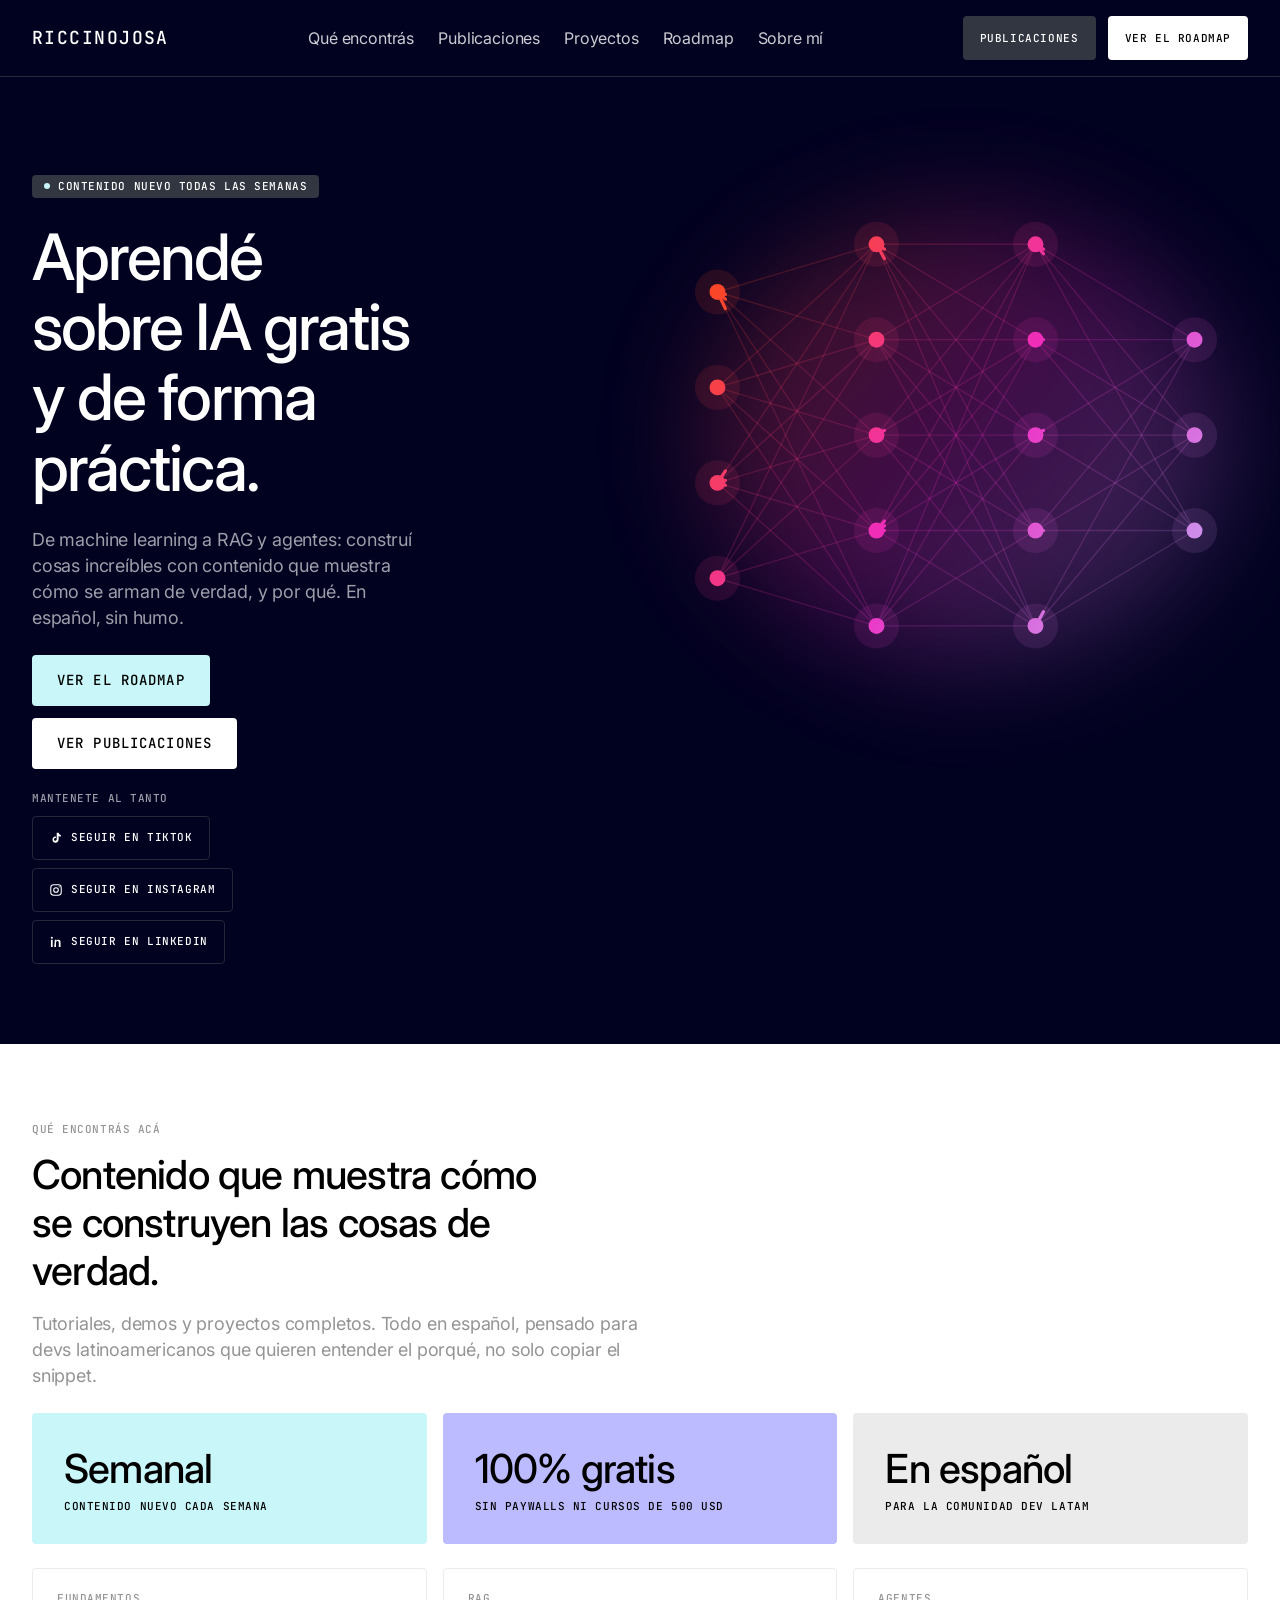
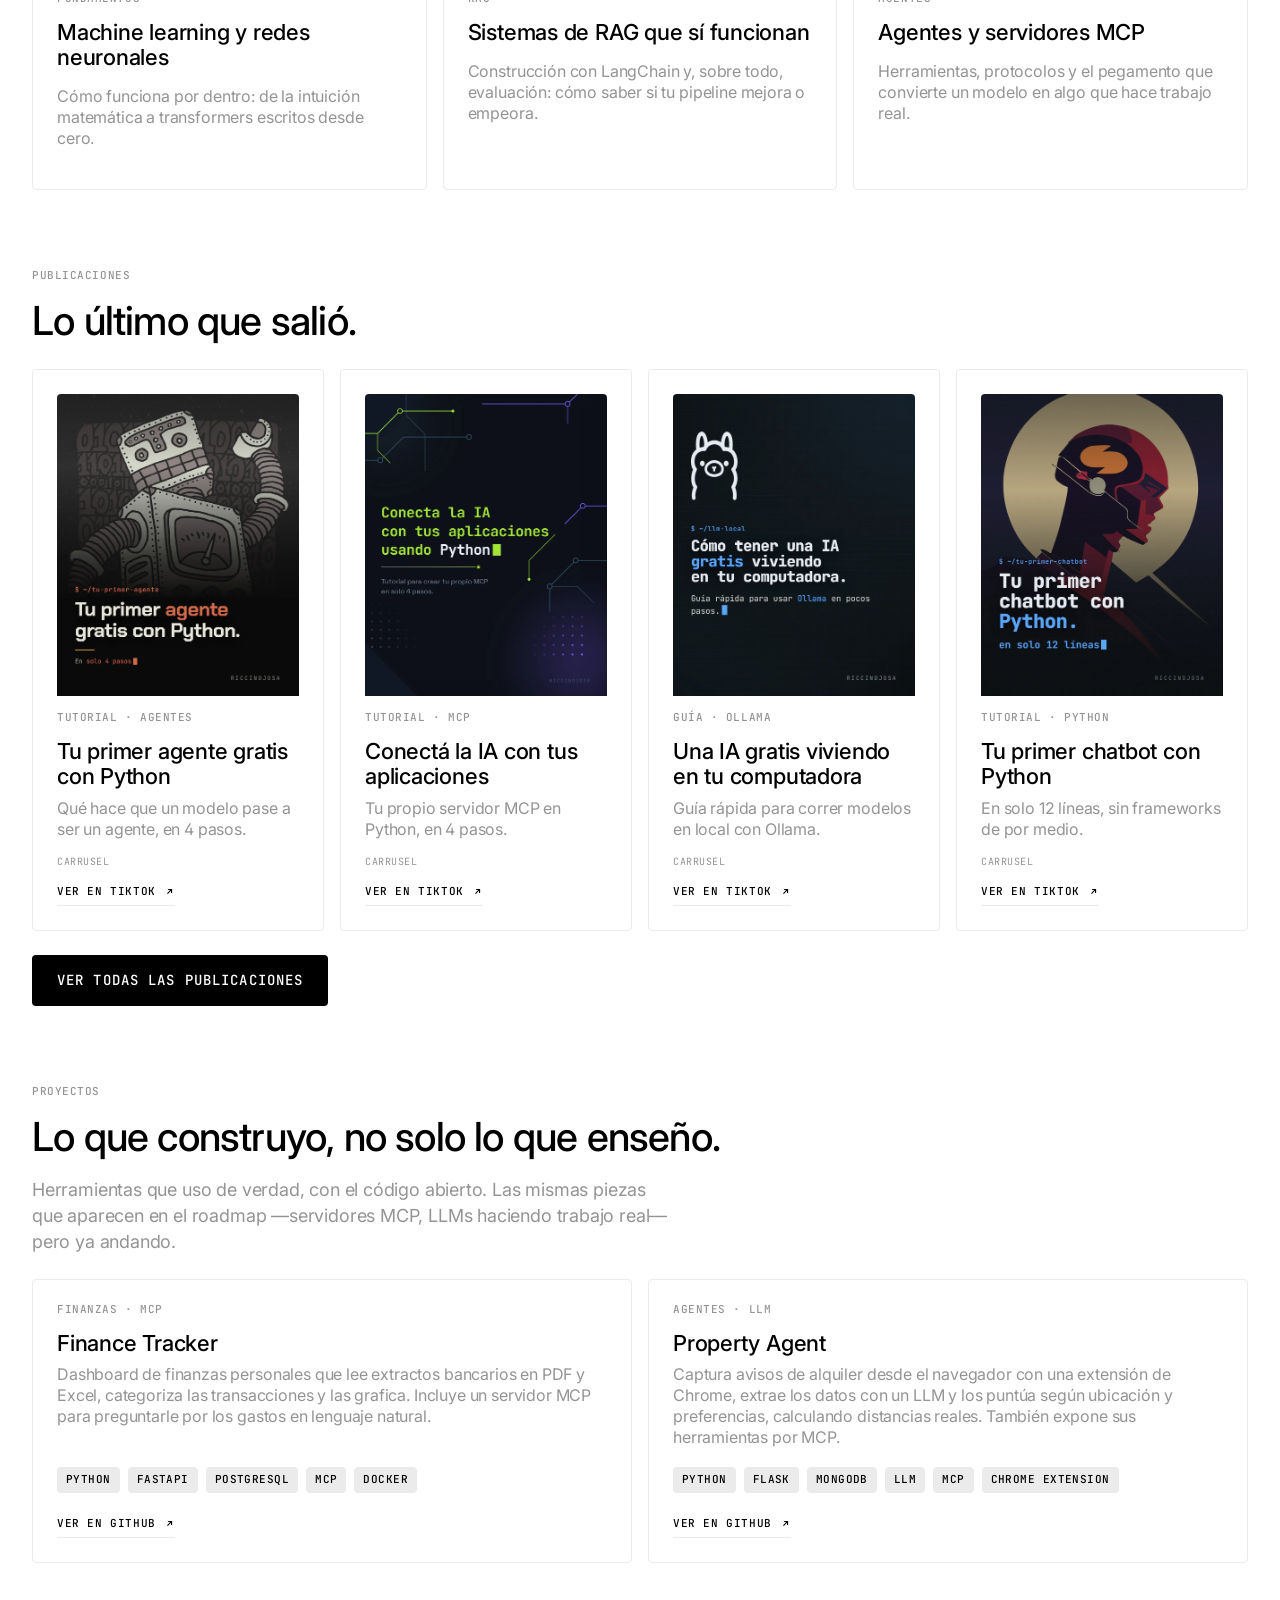
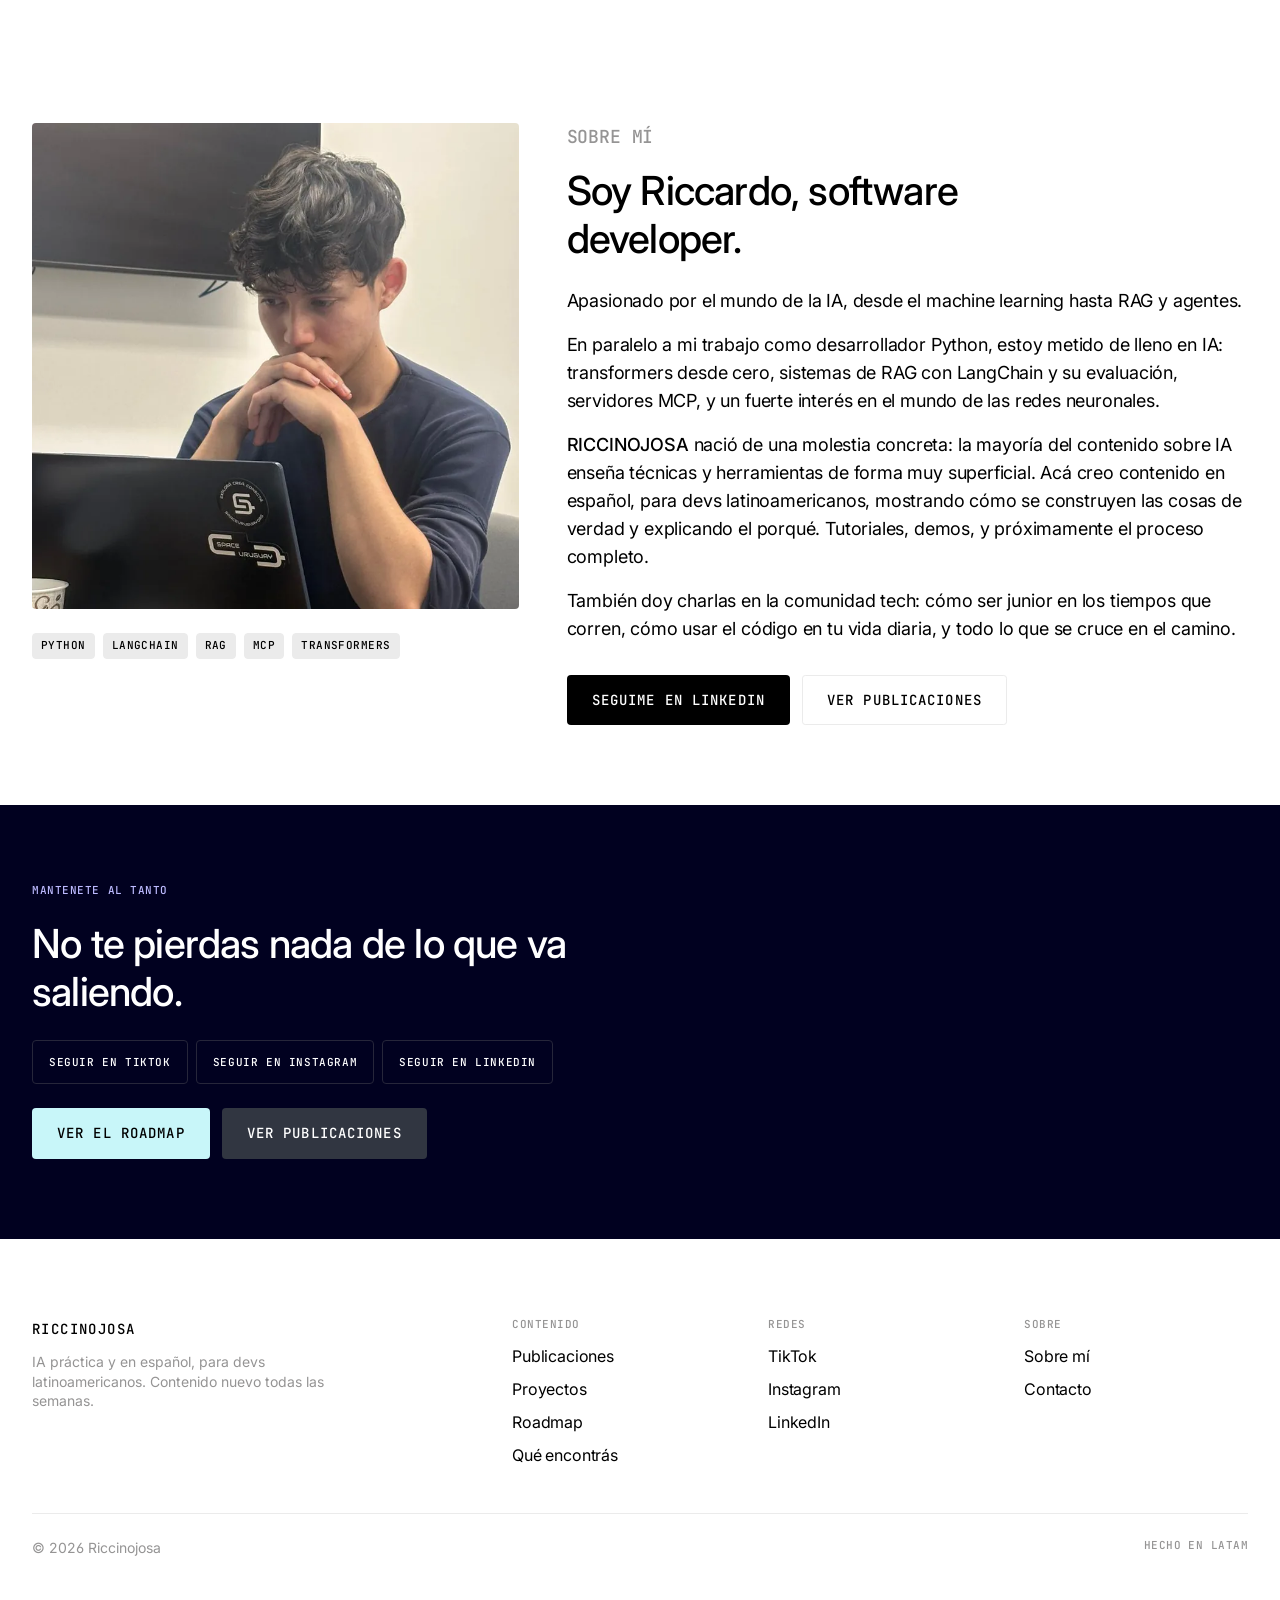
<file: index.html>
<!doctype html>
<html lang="es">
<head>
<meta charset="utf-8">
<meta name="viewport" content="width=device-width, initial-scale=1, viewport-fit=cover">
<title>Riccinojosa — Aprende IA de forma práctica</title>
<meta name="description" content="Aprende sobre IA gratis y de forma práctica, con contenido nuevo todas las semanas. Tutoriales, demos y proyectos reales en español para devs latinoamericanos.">
<link rel="preconnect" href="https://fonts.googleapis.com">
<link rel="preconnect" href="https://fonts.gstatic.com" crossorigin>
<link href="https://fonts.googleapis.com/css2?family=Inter:wght@400;500&family=JetBrains+Mono:wght@400;500&display=swap" rel="stylesheet">
<!-- El fondo del hero rota entre las 12 en 1.2s: 117 KB en total, conviene tenerlas ya en caché -->
<link rel="preload" as="image" href="imgs/hero-bg/growtika-nGoCBxiaRO0-unsplash.webp">
<link rel="preload" as="image" href="imgs/hero-bg/shubham-dhage-T9rKvI3N0NM-unsplash.webp">
<link rel="preload" as="image" href="imgs/hero-bg/nikita-kachanovsky-OVbeSXRk_9E-unsplash.webp">
<link rel="preload" as="image" href="imgs/hero-bg/luke-jones-tBvF46kmwBw-unsplash.webp">
<link rel="preload" as="image" href="imgs/hero-bg/william-hook-9e9PD9blAto-unsplash.webp">
<link rel="preload" as="image" href="imgs/hero-bg/juanjo-jaramillo-mZnx9429i94-unsplash.webp">
<link rel="preload" as="image" href="imgs/hero-bg/pankaj-patel-Fi-GJaLRGKc-unsplash.webp">
<link rel="preload" as="image" href="imgs/hero-bg/mohammad-rahmani-_Fx34KeqIEw-unsplash.webp">
<link rel="preload" as="image" href="imgs/hero-bg/luke-chesser-JKUTrJ4vK00-unsplash.webp">
<link rel="preload" as="image" href="imgs/hero-bg/fabio-oyXis2kALVg-unsplash.webp">
<link rel="preload" as="image" href="imgs/hero-bg/logan-voss-tJi0qkoqQmQ-unsplash.webp">
<link rel="preload" as="image" href="imgs/hero-bg/brianpenny-ai-generated-8540913.webp">
<link rel="stylesheet" href="styles.css">
</head>
<body id="top">

<!-- ───────── Nav ───────── -->
<header class="nav">
  <div class="container">
    <div class="nav-inner">
      <a class="wordmark" href="#top">riccinojosa</a>
      <nav class="nav-links">
        <a href="#que-encontras">Qué encontrás</a>
        <a href="#publicaciones">Publicaciones</a>
        <a href="#proyectos">Proyectos</a>
        <a href="roadmap.html">Roadmap</a>
        <a href="#sobre-mi">Sobre mí</a>
      </nav>
      <div class="nav-actions">
        <a class="btn btn-ghost-dark" href="#publicaciones">Publicaciones</a>
        <a class="btn btn-white" href="roadmap.html">Ver el roadmap</a>
      </div>
      <button class="nav-toggle" type="button" aria-label="Abrir menú" aria-expanded="false" aria-controls="nav-drawer">
        <span></span>
      </button>
    </div>
    <nav class="nav-drawer" id="nav-drawer" hidden>
      <a href="#que-encontras">Qué encontrás</a>
      <a href="#publicaciones">Publicaciones</a>
      <a href="#proyectos">Proyectos</a>
      <a href="roadmap.html">Roadmap</a>
      <a href="#sobre-mi">Sobre mí</a>
    </nav>
  </div>
</header>

<main>

<!-- ───────── Hero ───────── -->
<section class="band band-dark hero">
  <div class="hero-bg" aria-hidden="true">
    <div class="hero-bg-frame" style="background-image:url('imgs/hero-bg/growtika-nGoCBxiaRO0-unsplash.webp')"></div>
    <div class="hero-bg-frame" style="background-image:url('imgs/hero-bg/shubham-dhage-T9rKvI3N0NM-unsplash.webp')"></div>
    <div class="hero-bg-frame" style="background-image:url('imgs/hero-bg/nikita-kachanovsky-OVbeSXRk_9E-unsplash.webp')"></div>
    <div class="hero-bg-frame" style="background-image:url('imgs/hero-bg/luke-jones-tBvF46kmwBw-unsplash.webp')"></div>
    <div class="hero-bg-frame" style="background-image:url('imgs/hero-bg/william-hook-9e9PD9blAto-unsplash.webp')"></div>
    <div class="hero-bg-frame" style="background-image:url('imgs/hero-bg/juanjo-jaramillo-mZnx9429i94-unsplash.webp')"></div>
    <div class="hero-bg-frame" style="background-image:url('imgs/hero-bg/pankaj-patel-Fi-GJaLRGKc-unsplash.webp')"></div>
    <div class="hero-bg-frame" style="background-image:url('imgs/hero-bg/mohammad-rahmani-_Fx34KeqIEw-unsplash.webp')"></div>
    <div class="hero-bg-frame" style="background-image:url('imgs/hero-bg/luke-chesser-JKUTrJ4vK00-unsplash.webp')"></div>
    <div class="hero-bg-frame" style="background-image:url('imgs/hero-bg/fabio-oyXis2kALVg-unsplash.webp')"></div>
    <div class="hero-bg-frame" style="background-image:url('imgs/hero-bg/logan-voss-tJi0qkoqQmQ-unsplash.webp')"></div>
    <div class="hero-bg-frame" style="background-image:url('imgs/hero-bg/brianpenny-ai-generated-8540913.webp')"></div>
    <div class="hero-bg-scrim"></div>
  </div>

  <div class="container">
    <div class="hero-grid">
      <div class="hero-copy stack-2xl">
        <p class="badge-dark eyebrow"><span class="dot"></span>Contenido nuevo todas las semanas</p>
        <h1 class="display-xxl">Aprendé sobre IA gratis y de forma práctica.</h1>
        <p class="body-lg muted-dark hero-lead">
          De machine learning a RAG y agentes: construí cosas increíbles con contenido que muestra
          cómo se arman de verdad, y por qué. En español, sin humo.
        </p>
        <div class="btn-row">
          <a class="btn btn-mint" href="roadmap.html">Ver el roadmap</a>
          <a class="btn btn-white" href="#publicaciones">Ver publicaciones</a>
        </div>
        <div>
          <p class="eyebrow muted-dark" style="margin-bottom:var(--s-md)">Mantenete al tanto</p>
          <div class="social-row">
            <a class="social" href="https://www.tiktok.com/@riccinojosa" target="_blank" rel="noopener" aria-label="Seguir en TikTok">
              <svg viewBox="0 0 24 24" fill="currentColor" aria-hidden="true"><path d="M16.5 3c.4 2.2 1.7 3.6 3.9 3.8v2.6c-1.4.1-2.7-.3-3.9-1v5.9c0 4.3-3.6 6.9-7 5.6-2.2-.8-3.6-3-3.5-5.4.1-2.6 2-4.7 4.6-5 .4 0 .8 0 1.2.1v2.7c-1.7-.5-3.2.6-3.2 2.2 0 1.3 1 2.3 2.3 2.3 1.4 0 2.3-1 2.3-2.5V3h3.3z"/></svg>
              Seguir en TikTok
            </a>
            <a class="social" href="https://www.instagram.com/riccinojosa/" target="_blank" rel="noopener" aria-label="Seguir en Instagram">
              <svg viewBox="0 0 24 24" fill="none" stroke="currentColor" stroke-width="1.8" aria-hidden="true"><rect x="3" y="3" width="18" height="18" rx="5"/><circle cx="12" cy="12" r="4"/><circle cx="17.5" cy="6.5" r="1" fill="currentColor" stroke="none"/></svg>
              Seguir en Instagram
            </a>
            <a class="social" href="https://www.linkedin.com/in/riccino/" target="_blank" rel="noopener" aria-label="Seguir en LinkedIn">
              <svg viewBox="0 0 24 24" fill="currentColor" aria-hidden="true"><path d="M4.8 3a1.8 1.8 0 100 3.6 1.8 1.8 0 000-3.6zM3.3 8.3h3v12.4h-3zM10 8.3h2.9v1.7h.1c.4-.8 1.5-1.7 3-1.7 3.2 0 3.8 2.1 3.8 4.8v7.6h-3v-6.7c0-1.6 0-3.7-2.2-3.7s-2.6 1.7-2.6 3.5v6.9h-3z"/></svg>
              Seguir en LinkedIn
            </a>
          </div>
        </div>
      </div>

      <div class="hero-art">
        <svg class="hero-net" viewBox="0 0 520 520" role="img"
             aria-label="Red neuronal con señales propagándose entre capas">
          <defs>
            <!-- Un solo gradiente en userSpaceOnUse: la red entera comparte
                 el objeto de marca en vez de repetirlo en cada trazo -->
            <linearGradient id="brand" gradientUnits="userSpaceOnUse"
                            x1="60" y1="90" x2="470" y2="430">
              <stop offset="0%" stop-color="#fc4c02"/>
              <stop offset="52%" stop-color="#ef2cc1"/>
              <stop offset="100%" stop-color="#bdbbff"/>
            </linearGradient>
            <filter id="soft" x="-40%" y="-40%" width="180%" height="180%">
              <feGaussianBlur stdDeviation="42"/>
            </filter>
          </defs>

          <!-- El gradiente sigue apareciendo a escala grande, como pide DESIGN.md -->
          <ellipse cx="266" cy="262" rx="196" ry="168" fill="url(#brand)"
                   opacity=".26" filter="url(#soft)"/>

          <g class="net-edges" stroke="url(#brand)">
            <line x1="80" y1="152" x2="200" y2="116"/>
            <line x1="80" y1="152" x2="200" y2="188"/>
            <line x1="80" y1="152" x2="200" y2="260"/>
            <line x1="80" y1="152" x2="200" y2="332"/>
            <line x1="80" y1="152" x2="200" y2="404"/>
            <line x1="80" y1="224" x2="200" y2="116"/>
            <line x1="80" y1="224" x2="200" y2="188"/>
            <line x1="80" y1="224" x2="200" y2="260"/>
            <line x1="80" y1="224" x2="200" y2="332"/>
            <line x1="80" y1="224" x2="200" y2="404"/>
            <line x1="80" y1="296" x2="200" y2="116"/>
            <line x1="80" y1="296" x2="200" y2="188"/>
            <line x1="80" y1="296" x2="200" y2="260"/>
            <line x1="80" y1="296" x2="200" y2="332"/>
            <line x1="80" y1="296" x2="200" y2="404"/>
            <line x1="80" y1="368" x2="200" y2="116"/>
            <line x1="80" y1="368" x2="200" y2="188"/>
            <line x1="80" y1="368" x2="200" y2="260"/>
            <line x1="80" y1="368" x2="200" y2="332"/>
            <line x1="80" y1="368" x2="200" y2="404"/>
            <line x1="200" y1="116" x2="320" y2="116"/>
            <line x1="200" y1="116" x2="320" y2="188"/>
            <line x1="200" y1="116" x2="320" y2="260"/>
            <line x1="200" y1="116" x2="320" y2="332"/>
            <line x1="200" y1="116" x2="320" y2="404"/>
            <line x1="200" y1="188" x2="320" y2="116"/>
            <line x1="200" y1="188" x2="320" y2="188"/>
            <line x1="200" y1="188" x2="320" y2="260"/>
            <line x1="200" y1="188" x2="320" y2="332"/>
            <line x1="200" y1="188" x2="320" y2="404"/>
            <line x1="200" y1="260" x2="320" y2="116"/>
            <line x1="200" y1="260" x2="320" y2="188"/>
            <line x1="200" y1="260" x2="320" y2="260"/>
            <line x1="200" y1="260" x2="320" y2="332"/>
            <line x1="200" y1="260" x2="320" y2="404"/>
            <line x1="200" y1="332" x2="320" y2="116"/>
            <line x1="200" y1="332" x2="320" y2="188"/>
            <line x1="200" y1="332" x2="320" y2="260"/>
            <line x1="200" y1="332" x2="320" y2="332"/>
            <line x1="200" y1="332" x2="320" y2="404"/>
            <line x1="200" y1="404" x2="320" y2="116"/>
            <line x1="200" y1="404" x2="320" y2="188"/>
            <line x1="200" y1="404" x2="320" y2="260"/>
            <line x1="200" y1="404" x2="320" y2="332"/>
            <line x1="200" y1="404" x2="320" y2="404"/>
            <line x1="320" y1="116" x2="440" y2="188"/>
            <line x1="320" y1="116" x2="440" y2="260"/>
            <line x1="320" y1="116" x2="440" y2="332"/>
            <line x1="320" y1="188" x2="440" y2="188"/>
            <line x1="320" y1="188" x2="440" y2="260"/>
            <line x1="320" y1="188" x2="440" y2="332"/>
            <line x1="320" y1="260" x2="440" y2="188"/>
            <line x1="320" y1="260" x2="440" y2="260"/>
            <line x1="320" y1="260" x2="440" y2="332"/>
            <line x1="320" y1="332" x2="440" y2="188"/>
            <line x1="320" y1="332" x2="440" y2="260"/>
            <line x1="320" y1="332" x2="440" y2="332"/>
            <line x1="320" y1="404" x2="440" y2="188"/>
            <line x1="320" y1="404" x2="440" y2="260"/>
            <line x1="320" y1="404" x2="440" y2="332"/>
          </g>

          <g class="net-signals" stroke="url(#brand)">
            <line x1="80" y1="152" x2="200" y2="188" pathLength="100" style="animation-delay:0.43s"/>
            <line x1="80" y1="152" x2="200" y2="260" pathLength="100" style="animation-delay:0.99s"/>
            <line x1="80" y1="152" x2="200" y2="404" pathLength="100" style="animation-delay:0.11s"/>
            <line x1="80" y1="296" x2="200" y2="116" pathLength="100" style="animation-delay:1.02s"/>
            <line x1="80" y1="296" x2="200" y2="260" pathLength="100" style="animation-delay:1.71s"/>
            <line x1="80" y1="296" x2="200" y2="332" pathLength="100" style="animation-delay:1.14s"/>
            <line x1="200" y1="116" x2="320" y2="188" pathLength="100" style="animation-delay:1.05s"/>
            <line x1="200" y1="116" x2="320" y2="332" pathLength="100" style="animation-delay:0.11s"/>
            <line x1="200" y1="260" x2="320" y2="188" pathLength="100" style="animation-delay:1.05s"/>
            <line x1="200" y1="332" x2="320" y2="188" pathLength="100" style="animation-delay:0.09s"/>
            <line x1="200" y1="332" x2="320" y2="260" pathLength="100" style="animation-delay:0.4s"/>
            <line x1="200" y1="332" x2="320" y2="332" pathLength="100" style="animation-delay:1.0s"/>
            <line x1="320" y1="116" x2="440" y2="188" pathLength="100" style="animation-delay:0.24s"/>
            <line x1="320" y1="116" x2="440" y2="260" pathLength="100" style="animation-delay:0.75s"/>
            <line x1="320" y1="188" x2="440" y2="188" pathLength="100" style="animation-delay:0.97s"/>
            <line x1="320" y1="260" x2="440" y2="188" pathLength="100" style="animation-delay:1.03s"/>
            <line x1="320" y1="332" x2="440" y2="332" pathLength="100" style="animation-delay:1.01s"/>
            <line x1="320" y1="404" x2="440" y2="188" pathLength="100" style="animation-delay:1.23s"/>
          </g>

          <g class="net-nodes" fill="url(#brand)">
            <g style="animation-delay:0.0s">
              <circle class="net-glow" cx="80" cy="152" r="17"/>
              <circle class="net-glow" cx="80" cy="224" r="17"/>
              <circle class="net-glow" cx="80" cy="296" r="17"/>
              <circle class="net-glow" cx="80" cy="368" r="17"/>
              <circle class="net-node" cx="80" cy="152" r="6"/>
              <circle class="net-node" cx="80" cy="224" r="6"/>
              <circle class="net-node" cx="80" cy="296" r="6"/>
              <circle class="net-node" cx="80" cy="368" r="6"/>
            </g>
            <g style="animation-delay:0.45s">
              <circle class="net-glow" cx="200" cy="116" r="17"/>
              <circle class="net-glow" cx="200" cy="188" r="17"/>
              <circle class="net-glow" cx="200" cy="260" r="17"/>
              <circle class="net-glow" cx="200" cy="332" r="17"/>
              <circle class="net-glow" cx="200" cy="404" r="17"/>
              <circle class="net-node" cx="200" cy="116" r="6"/>
              <circle class="net-node" cx="200" cy="188" r="6"/>
              <circle class="net-node" cx="200" cy="260" r="6"/>
              <circle class="net-node" cx="200" cy="332" r="6"/>
              <circle class="net-node" cx="200" cy="404" r="6"/>
            </g>
            <g style="animation-delay:0.9s">
              <circle class="net-glow" cx="320" cy="116" r="17"/>
              <circle class="net-glow" cx="320" cy="188" r="17"/>
              <circle class="net-glow" cx="320" cy="260" r="17"/>
              <circle class="net-glow" cx="320" cy="332" r="17"/>
              <circle class="net-glow" cx="320" cy="404" r="17"/>
              <circle class="net-node" cx="320" cy="116" r="6"/>
              <circle class="net-node" cx="320" cy="188" r="6"/>
              <circle class="net-node" cx="320" cy="260" r="6"/>
              <circle class="net-node" cx="320" cy="332" r="6"/>
              <circle class="net-node" cx="320" cy="404" r="6"/>
            </g>
            <g style="animation-delay:1.35s">
              <circle class="net-glow" cx="440" cy="188" r="17"/>
              <circle class="net-glow" cx="440" cy="260" r="17"/>
              <circle class="net-glow" cx="440" cy="332" r="17"/>
              <circle class="net-node" cx="440" cy="188" r="6"/>
              <circle class="net-node" cx="440" cy="260" r="6"/>
              <circle class="net-node" cx="440" cy="332" r="6"/>
            </g>
          </g>
        </svg>
      </div>
    </div>
  </div>
</section>

<!-- ───────── Qué encontrás ───────── -->
<section class="band band-light" id="que-encontras">
  <div class="container stack-2xl">
    <div class="stack-lg">
      <p class="eyebrow muted">Qué encontrás acá</p>
      <h2 class="display-xl" style="max-width:22ch">Contenido que muestra cómo se construyen las cosas de verdad.</h2>
      <p class="body-lg muted" style="max-width:58ch">
        Tutoriales, demos y proyectos completos. Todo en español, pensado para devs latinoamericanos
        que quieren entender el porqué, no solo copiar el snippet.
      </p>
    </div>

    <div class="stats">
      <div class="stat stat-mint">
        <p class="stat-num">Semanal</p>
        <p class="eyebrow">Contenido nuevo cada semana</p>
      </div>
      <div class="stat stat-peri">
        <p class="stat-num">100% gratis</p>
        <p class="eyebrow">Sin paywalls ni cursos de 500 usd</p>
      </div>
      <div class="stat stat-soft">
        <p class="stat-num">En español</p>
        <p class="eyebrow">Para la comunidad dev latam</p>
      </div>
    </div>

    <div class="grid-3">
      <article class="card-light">
        <p class="eyebrow">Fundamentos</p>
        <h3 class="display-md card-title">Machine learning y redes neuronales</h3>
        <p class="muted">Cómo funciona por dentro: de la intuición matemática a transformers escritos desde cero.</p>
      </article>
      <article class="card-light">
        <p class="eyebrow">RAG</p>
        <h3 class="display-md card-title">Sistemas de RAG que sí funcionan</h3>
        <p class="muted">Construcción con LangChain y, sobre todo, evaluación: cómo saber si tu pipeline mejora o empeora.</p>
      </article>
      <article class="card-light">
        <p class="eyebrow">Agentes</p>
        <h3 class="display-md card-title">Agentes y servidores MCP</h3>
        <p class="muted">Herramientas, protocolos y el pegamento que convierte un modelo en algo que hace trabajo real.</p>
      </article>
    </div>
  </div>
</section>

<!-- ───────── Publicaciones ───────── -->
<section class="band band-light" id="publicaciones" style="padding-top:0">
  <div class="container stack-2xl">
    <div class="stack-lg">
      <p class="eyebrow muted">Publicaciones</p>
      <h2 class="display-xl">Lo último que salió.</h2>
    </div>

    <div class="grid-4">
      <article class="article">
        <img class="article-thumb" src="imgs/posts/agent.webp"
             alt="Portada: Tu primer agente gratis con Python, en 4 pasos"
             width="1080" height="1350" loading="lazy">
        <p class="eyebrow muted">Tutorial · Agentes</p>
        <h3 class="display-md card-title">Tu primer agente gratis con Python</h3>
        <p class="muted">Qué hace que un modelo pase a ser un agente, en 4 pasos.</p>
        <div class="article-foot spacer">
          <p class="article-byline">Carrusel</p>
          <a class="card-link" href="https://www.tiktok.com/@riccinojosa/photo/7674524020863159565"
             target="_blank" rel="noopener"
             aria-label="Ver en TikTok: Tu primer agente gratis con Python">
            Ver en TikTok
            <svg viewBox="0 0 16 16" width="11" height="11" fill="none" stroke="currentColor" stroke-width="1.6" aria-hidden="true"><path d="M5 11 11 5M6 5h5v5"/></svg>
          </a>
        </div>
      </article>
      <article class="article">
        <img class="article-thumb" src="imgs/posts/mcp.webp"
             alt="Portada: Conecta la IA con tus aplicaciones usando Python"
             width="1080" height="1350" loading="lazy">
        <p class="eyebrow muted">Tutorial · MCP</p>
        <h3 class="display-md card-title">Conectá la IA con tus aplicaciones</h3>
        <p class="muted">Tu propio servidor MCP en Python, en 4 pasos.</p>
        <div class="article-foot spacer">
          <p class="article-byline">Carrusel</p>
          <a class="card-link" href="https://www.tiktok.com/@riccinojosa/photo/7672408701935815950"
             target="_blank" rel="noopener"
             aria-label="Ver en TikTok: Conectá la IA con tus aplicaciones">
            Ver en TikTok
            <svg viewBox="0 0 16 16" width="11" height="11" fill="none" stroke="currentColor" stroke-width="1.6" aria-hidden="true"><path d="M5 11 11 5M6 5h5v5"/></svg>
          </a>
        </div>
      </article>
      <article class="article">
        <img class="article-thumb" src="imgs/posts/ollama.webp"
             alt="Portada: Cómo tener una IA gratis viviendo en tu computadora"
             width="1080" height="1350" loading="lazy">
        <p class="eyebrow muted">Guía · Ollama</p>
        <h3 class="display-md card-title">Una IA gratis viviendo en tu computadora</h3>
        <p class="muted">Guía rápida para correr modelos en local con Ollama.</p>
        <div class="article-foot spacer">
          <p class="article-byline">Carrusel</p>
          <a class="card-link" href="https://www.tiktok.com/@riccinojosa/photo/7669249196033084685"
             target="_blank" rel="noopener"
             aria-label="Ver en TikTok: Una IA gratis viviendo en tu computadora">
            Ver en TikTok
            <svg viewBox="0 0 16 16" width="11" height="11" fill="none" stroke="currentColor" stroke-width="1.6" aria-hidden="true"><path d="M5 11 11 5M6 5h5v5"/></svg>
          </a>
        </div>
      </article>
      <article class="article">
        <img class="article-thumb" src="imgs/posts/chatbot.webp"
             alt="Portada: Tu primer chatbot con Python, en solo 12 líneas"
             width="1080" height="1350" loading="lazy">
        <p class="eyebrow muted">Tutorial · Python</p>
        <h3 class="display-md card-title">Tu primer chatbot con Python</h3>
        <p class="muted">En solo 12 líneas, sin frameworks de por medio.</p>
        <div class="article-foot spacer">
          <p class="article-byline">Carrusel</p>
          <a class="card-link" href="https://www.tiktok.com/@riccinojosa/photo/7667414161881582862"
             target="_blank" rel="noopener"
             aria-label="Ver en TikTok: Tu primer chatbot con Python">
            Ver en TikTok
            <svg viewBox="0 0 16 16" width="11" height="11" fill="none" stroke="currentColor" stroke-width="1.6" aria-hidden="true"><path d="M5 11 11 5M6 5h5v5"/></svg>
          </a>
        </div>
      </article>
    </div>

    <div class="btn-row">
      <a class="btn btn-primary" href="https://www.tiktok.com/@riccinojosa"
         target="_blank" rel="noopener">Ver todas las publicaciones</a>
    </div>
  </div>
</section>

<!-- ───────── Proyectos ───────── -->
<section class="band band-light" id="proyectos" style="padding-top:0">
  <div class="container stack-2xl">
    <div class="stack-lg">
      <p class="eyebrow muted">Proyectos</p>
      <h2 class="display-xl">Lo que construyo, no solo lo que enseño.</h2>
      <p class="body-lg muted" style="max-width:58ch">
        Herramientas que uso de verdad, con el código abierto. Las mismas piezas que
        aparecen en el roadmap —servidores MCP, LLMs haciendo trabajo real— pero ya andando.
      </p>
    </div>

    <div class="grid-2">
      <article class="card-light project">
        <p class="eyebrow">Finanzas · MCP</p>
        <h3 class="display-md card-title">Finance Tracker</h3>
        <p class="muted">
          Dashboard de finanzas personales que lee extractos bancarios en PDF y Excel,
          categoriza las transacciones y las grafica. Incluye un servidor MCP para
          preguntarle por los gastos en lenguaje natural.
        </p>
        <div class="project-foot">
          <div class="tag-row">
            <span class="badge-neutral mono-label">Python</span>
            <span class="badge-neutral mono-label">FastAPI</span>
            <span class="badge-neutral mono-label">PostgreSQL</span>
            <span class="badge-neutral mono-label">MCP</span>
            <span class="badge-neutral mono-label">Docker</span>
          </div>
          <a class="card-link" href="https://github.com/Riccino22/finance-tracker"
             target="_blank" rel="noopener">
            Ver en GitHub
            <svg viewBox="0 0 16 16" width="11" height="11" fill="none" stroke="currentColor" stroke-width="1.6" aria-hidden="true"><path d="M5 11 11 5M6 5h5v5"/></svg>
          </a>
        </div>
      </article>

      <article class="card-light project">
        <p class="eyebrow">Agentes · LLM</p>
        <h3 class="display-md card-title">Property Agent</h3>
        <p class="muted">
          Captura avisos de alquiler desde el navegador con una extensión de Chrome,
          extrae los datos con un LLM y los puntúa según ubicación y preferencias,
          calculando distancias reales. También expone sus herramientas por MCP.
        </p>
        <div class="project-foot">
          <div class="tag-row">
            <span class="badge-neutral mono-label">Python</span>
            <span class="badge-neutral mono-label">Flask</span>
            <span class="badge-neutral mono-label">MongoDB</span>
            <span class="badge-neutral mono-label">LLM</span>
            <span class="badge-neutral mono-label">MCP</span>
            <span class="badge-neutral mono-label">Chrome Extension</span>
          </div>
          <a class="card-link" href="https://github.com/Riccino22/property"
             target="_blank" rel="noopener">
            Ver en GitHub
            <svg viewBox="0 0 16 16" width="11" height="11" fill="none" stroke="currentColor" stroke-width="1.6" aria-hidden="true"><path d="M5 11 11 5M6 5h5v5"/></svg>
          </a>
        </div>
      </article>
    </div>
  </div>
</section>

<!-- ───────── Sobre mí ───────── -->
<section class="band band-light" id="sobre-mi">
  <div class="container">
    <div class="about-grid">
      <div>
        <img class="about-portrait" src="imgs/about-riccardo.webp"
             alt="Riccardo trabajando frente a su laptop" width="800" height="800" loading="lazy">
        <div class="tag-row">
          <span class="badge-neutral mono-label">Python</span>
          <span class="badge-neutral mono-label">LangChain</span>
          <span class="badge-neutral mono-label">RAG</span>
          <span class="badge-neutral mono-label">MCP</span>
          <span class="badge-neutral mono-label">Transformers</span>
        </div>
      </div>

      <div class="about-body">
        <p class="eyebrow muted" style="margin-bottom:var(--s-lg)">Sobre mí</p>
        <h2 class="display-xl" style="margin-bottom:var(--s-2xl);max-width:20ch">Soy Riccardo, software developer.</h2>
        <p>
          Apasionado por el mundo de la IA, desde el machine learning hasta RAG y agentes.
        </p>
        <p>
          En paralelo a mi trabajo como desarrollador Python, estoy metido de lleno en IA:
          transformers desde cero, sistemas de RAG con LangChain y su evaluación, servidores MCP,
          y un fuerte interés en el mundo de las redes neuronales.
        </p>
        <p>
          <strong style="font-weight:500">RICCINOJOSA</strong> nació de una molestia concreta: la mayoría del contenido sobre IA
          enseña técnicas y herramientas de forma muy superficial. Acá creo contenido en español,
          para devs latinoamericanos, mostrando cómo se construyen las cosas de verdad y explicando
          el porqué. Tutoriales, demos, y próximamente el proceso completo.
        </p>
        <p>
          También doy charlas en la comunidad tech: cómo ser junior en los tiempos que corren,
          cómo usar el código en tu vida diaria, y todo lo que se cruce en el camino.
        </p>
        <div class="btn-row" style="margin-top:var(--s-3xl)">
          <a class="btn btn-primary" href="https://www.linkedin.com/in/riccino/" target="_blank" rel="noopener">Seguime en LinkedIn</a>
          <a class="btn btn-outline" href="#publicaciones">Ver publicaciones</a>
        </div>
      </div>
    </div>
  </div>
</section>

<!-- ───────── CTA final ───────── -->
<section class="band band-dark">
  <div class="container stack-2xl">
    <p class="eyebrow" style="color:var(--periwinkle)">Mantenete al tanto</p>
    <h2 class="display-xl" style="max-width:24ch">No te pierdas nada de lo que va saliendo.</h2>
    <div class="social-row">
      <a class="social" href="https://www.tiktok.com/@riccinojosa" target="_blank" rel="noopener">Seguir en TikTok</a>
      <a class="social" href="https://www.instagram.com/riccinojosa/" target="_blank" rel="noopener">Seguir en Instagram</a>
      <a class="social" href="https://www.linkedin.com/in/riccino/" target="_blank" rel="noopener">Seguir en LinkedIn</a>
    </div>
    <div class="btn-row">
      <a class="btn btn-mint" href="roadmap.html">Ver el roadmap</a>
      <a class="btn btn-ghost-dark" href="#publicaciones">Ver publicaciones</a>
    </div>
  </div>
</section>

</main>

<!-- ───────── Footer ───────── -->
<footer class="footer">
  <div class="container">
    <div class="footer-grid">
      <div class="footer-col">
        <p class="wordmark" style="color:var(--ink);margin:0 0 var(--s-md)">riccinojosa</p>
        <p class="caption muted" style="max-width:34ch">
          IA práctica y en español, para devs latinoamericanos. Contenido nuevo todas las semanas.
        </p>
      </div>
      <div class="footer-col">
        <h3 class="eyebrow">Contenido</h3>
        <ul>
          <li><a href="#publicaciones">Publicaciones</a></li>
          <li><a href="#proyectos">Proyectos</a></li>
          <li><a href="roadmap.html">Roadmap</a></li>
          <li><a href="#que-encontras">Qué encontrás</a></li>
        </ul>
      </div>
      <div class="footer-col">
        <h3 class="eyebrow">Redes</h3>
        <ul>
          <li><a href="https://www.tiktok.com/@riccinojosa" target="_blank" rel="noopener">TikTok</a></li>
          <li><a href="https://www.instagram.com/riccinojosa/" target="_blank" rel="noopener">Instagram</a></li>
          <li><a href="https://www.linkedin.com/in/riccino/" target="_blank" rel="noopener">LinkedIn</a></li>
        </ul>
      </div>
      <div class="footer-col">
        <h3 class="eyebrow">Sobre</h3>
        <ul>
          <li><a href="#sobre-mi">Sobre mí</a></li>
          <li><a href="https://www.linkedin.com/in/riccino/" target="_blank" rel="noopener">Contacto</a></li>
        </ul>
      </div>
    </div>
    <div class="footer-bottom caption">
      <span>© <span id="year">2026</span> Riccinojosa</span>
      <span class="mono-label">Hecho en Latam</span>
    </div>
  </div>
</footer>


<script src="app.js" defer></script>

</body>
</html>
</file>
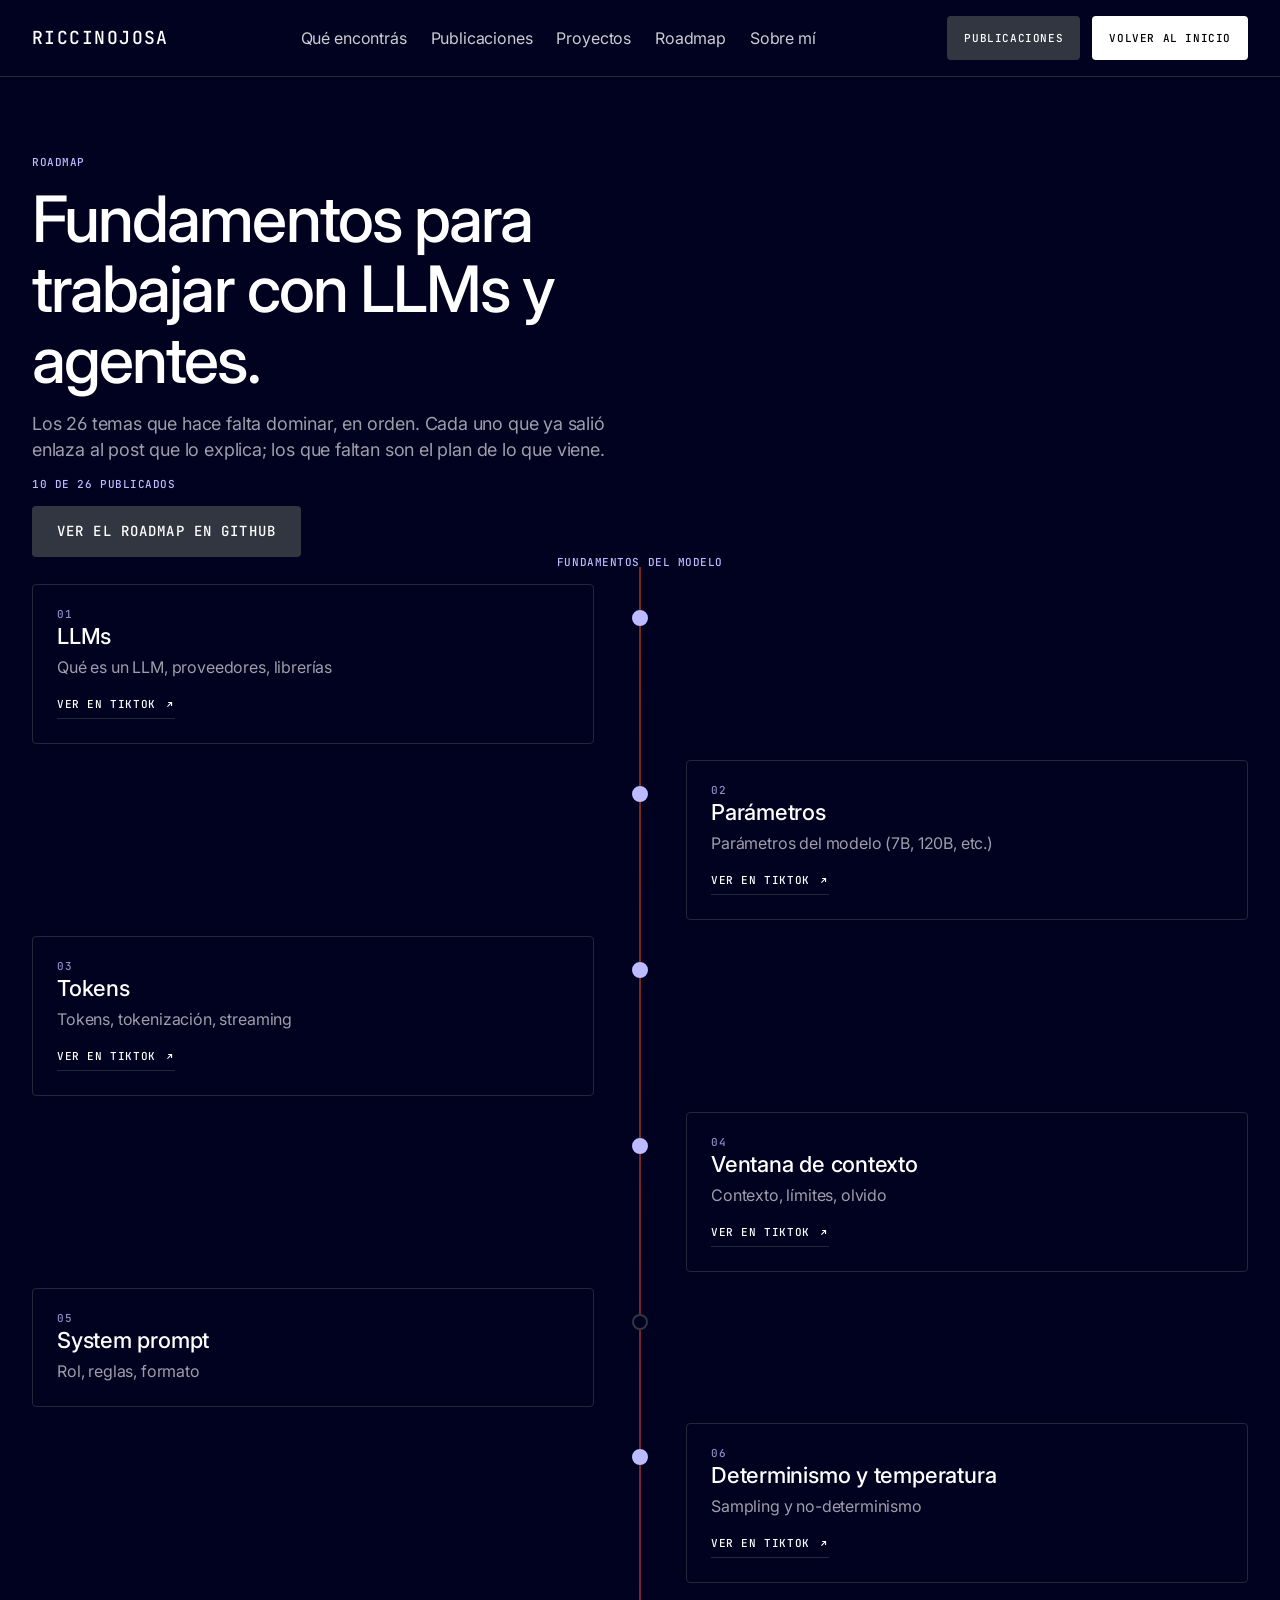
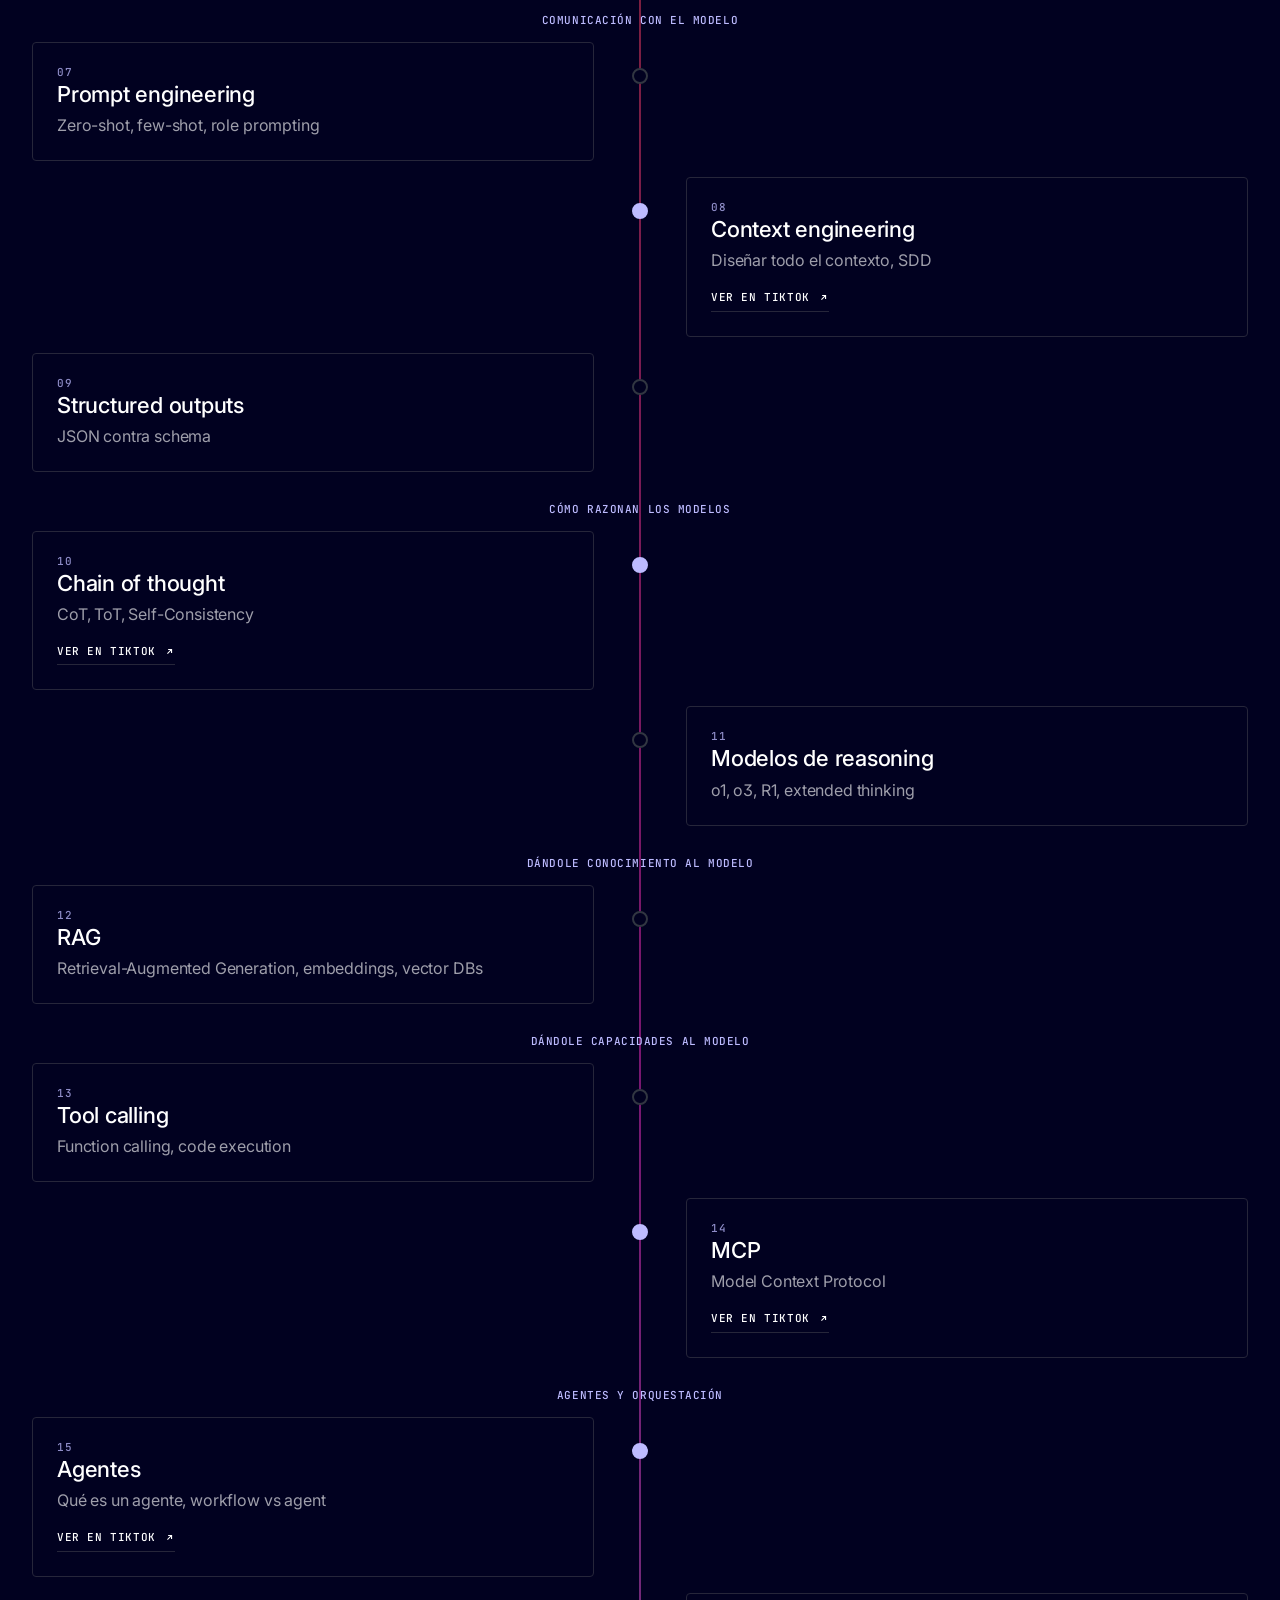
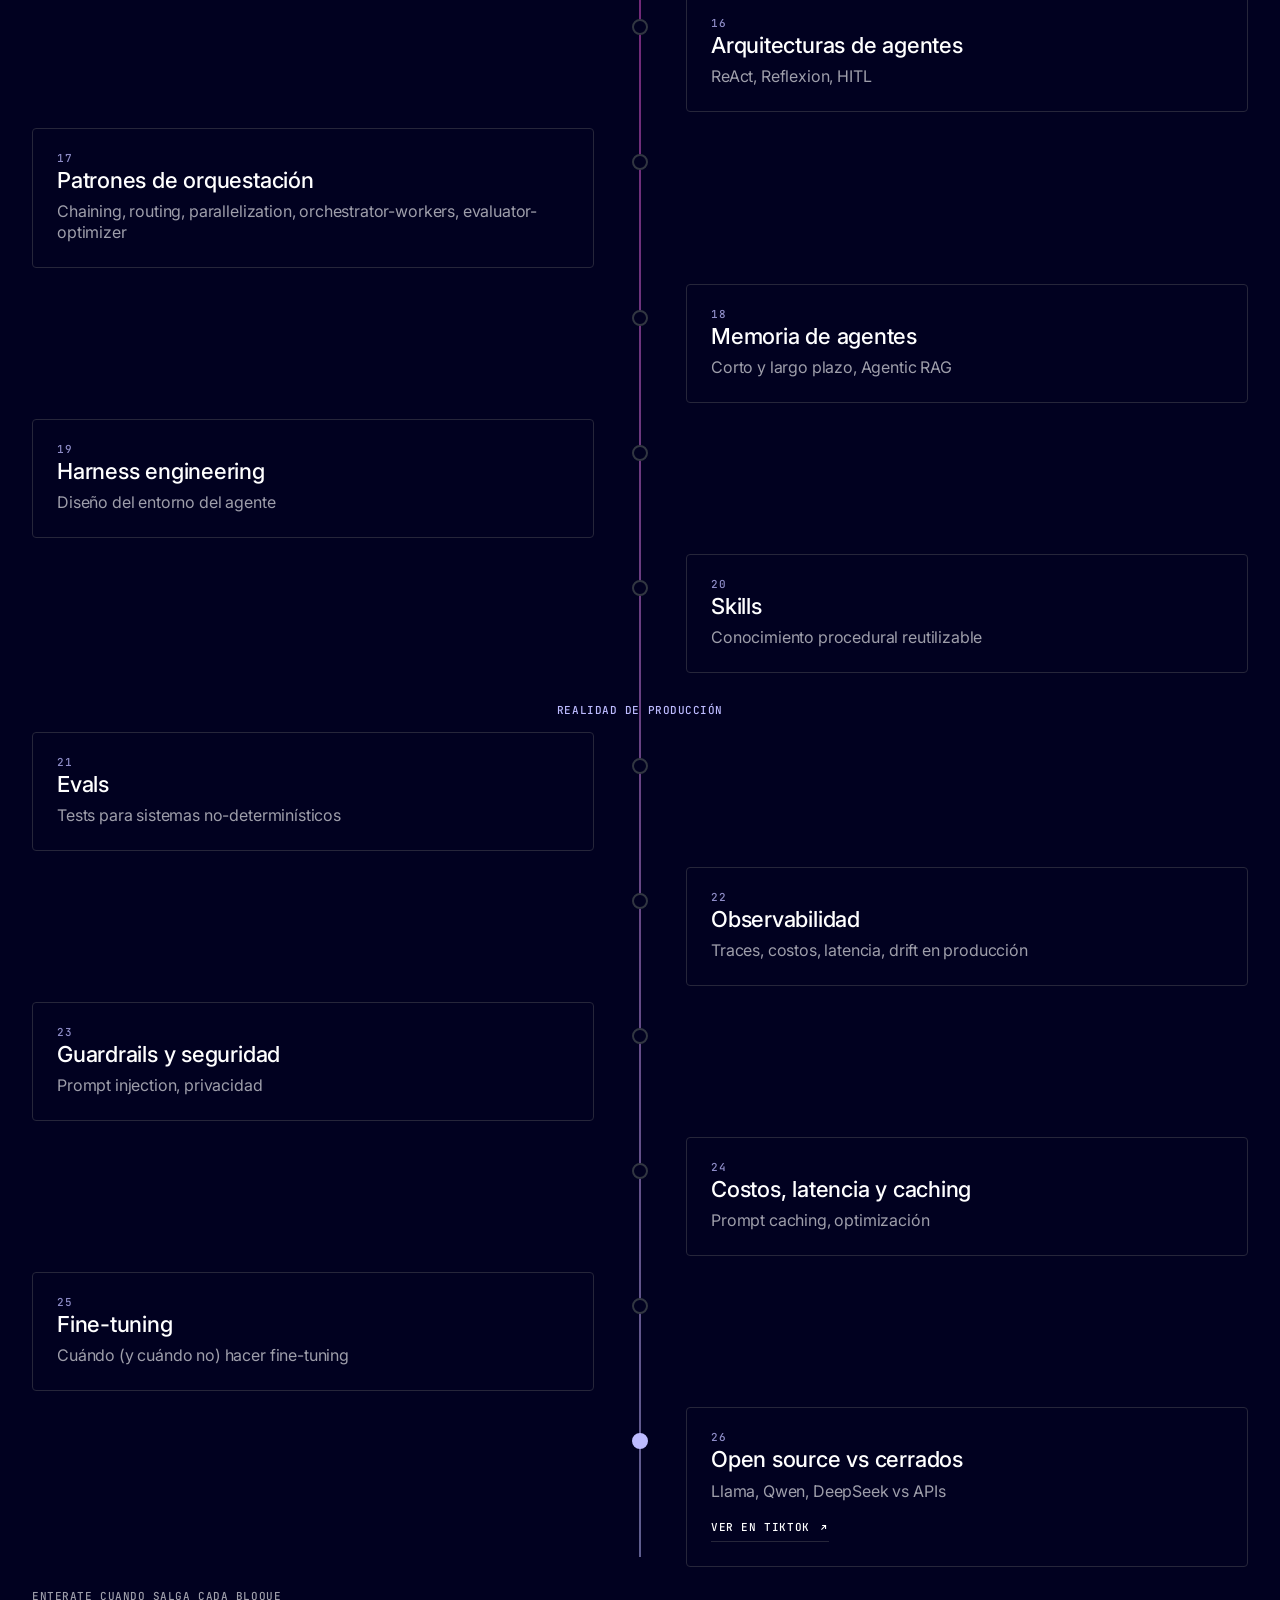
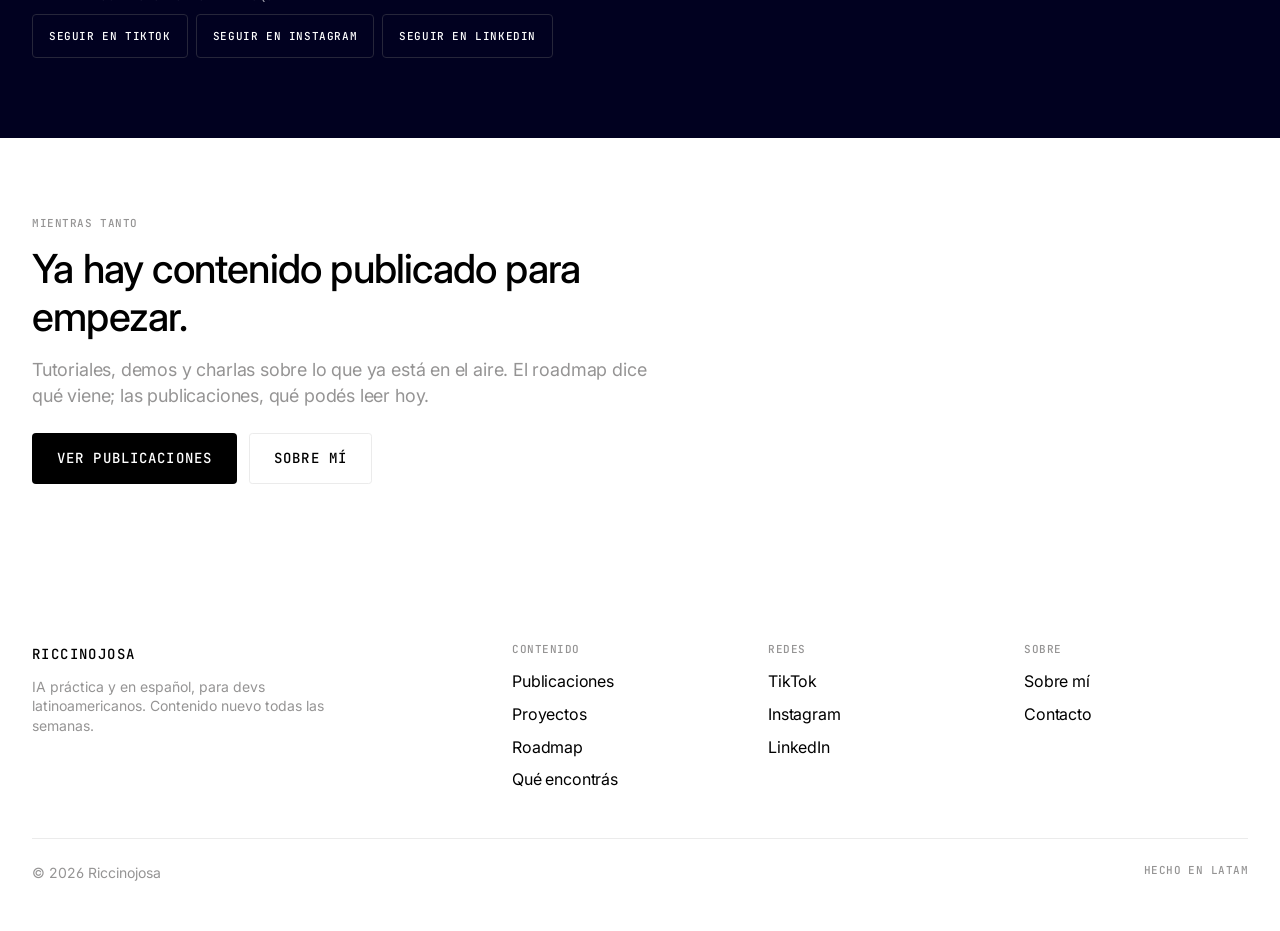
<file: roadmap.html>
<!doctype html>
<html lang="es">
<head>
<meta charset="utf-8">
<meta name="viewport" content="width=device-width, initial-scale=1, viewport-fit=cover">
<title>Roadmap — Riccinojosa</title>
<meta name="description" content="El plan público del contenido de Riccinojosa: qué se está publicando ahora, qué viene después y en qué orden.">
<link rel="preconnect" href="https://fonts.googleapis.com">
<link rel="preconnect" href="https://fonts.gstatic.com" crossorigin>
<link href="https://fonts.googleapis.com/css2?family=Inter:wght@400;500&family=JetBrains+Mono:wght@400;500&display=swap" rel="stylesheet">
<link rel="stylesheet" href="styles.css">
</head>
<body id="top">

<!-- ───────── Nav ───────── -->
<header class="nav">
  <div class="container">
    <div class="nav-inner">
      <a class="wordmark" href="index.html">riccinojosa</a>
      <nav class="nav-links">
        <a href="index.html#que-encontras">Qué encontrás</a>
        <a href="index.html#publicaciones">Publicaciones</a>
        <a href="index.html#proyectos">Proyectos</a>
        <a href="roadmap.html" aria-current="page">Roadmap</a>
        <a href="index.html#sobre-mi">Sobre mí</a>
      </nav>
      <div class="nav-actions">
        <a class="btn btn-ghost-dark" href="index.html#publicaciones">Publicaciones</a>
        <a class="btn btn-white" href="index.html">Volver al inicio</a>
      </div>
      <button class="nav-toggle" type="button" aria-label="Abrir menú" aria-expanded="false" aria-controls="nav-drawer">
        <span></span>
      </button>
    </div>
    <nav class="nav-drawer" id="nav-drawer" hidden>
      <a href="index.html#que-encontras">Qué encontrás</a>
      <a href="index.html#publicaciones">Publicaciones</a>
      <a href="index.html#proyectos">Proyectos</a>
      <a href="roadmap.html" aria-current="page">Roadmap</a>
      <a href="index.html#sobre-mi">Sobre mí</a>
    </nav>
  </div>
</header>

<main>

<!-- ───────── Roadmap ───────── -->
<section class="band band-dark" id="roadmap">
  <div class="container stack-2xl">
    <div class="stack-lg">
      <p class="eyebrow" style="color:var(--periwinkle)">Roadmap</p>
      <h1 class="display-xxl" style="max-width:17ch">Fundamentos para trabajar con LLMs y agentes.</h1>
      <p class="body-lg muted-dark" style="max-width:54ch">
        Los 26 temas que hace falta dominar, en orden. Cada uno que ya salió enlaza
        al post que lo explica; los que faltan son el plan de lo que viene.
      </p>
      <p class="eyebrow" style="color:var(--periwinkle)">10 de 26 publicados</p>
      <div class="btn-row">
        <a class="btn btn-ghost-dark" href="https://github.com/Riccino22/roadmap"
           target="_blank" rel="noopener">Ver el roadmap en GitHub</a>
      </div>
    </div>

    <ol class="path">
      <li class="path-group"><h2 class="eyebrow">Fundamentos del modelo</h2></li>
      <li class="path-node lado-izq is-done">
        <div class="path-card">
          <p class="eyebrow path-num">01</p>
          <h3 class="display-md">LLMs</h3>
          <p class="muted-dark">Qué es un LLM, proveedores, librerías</p>
          <a class="path-link" href="https://www.tiktok.com/@riccinojosa/photo/7667414161881582862" target="_blank" rel="noopener"
             aria-label="Ver en TikTok: LLMs">Ver en TikTok <svg viewBox="0 0 16 16" width="11" height="11" fill="none" stroke="currentColor" stroke-width="1.6" aria-hidden="true"><path d="M5 11 11 5M6 5h5v5"/></svg></a>
        </div>
      </li>
      <li class="path-node lado-der is-done">
        <div class="path-card">
          <p class="eyebrow path-num">02</p>
          <h3 class="display-md">Parámetros</h3>
          <p class="muted-dark">Parámetros del modelo (7B, 120B, etc.)</p>
          <a class="path-link" href="https://www.tiktok.com/@riccinojosa/photo/7661131694287719694" target="_blank" rel="noopener"
             aria-label="Ver en TikTok: Parámetros">Ver en TikTok <svg viewBox="0 0 16 16" width="11" height="11" fill="none" stroke="currentColor" stroke-width="1.6" aria-hidden="true"><path d="M5 11 11 5M6 5h5v5"/></svg></a>
        </div>
      </li>
      <li class="path-node lado-izq is-done">
        <div class="path-card">
          <p class="eyebrow path-num">03</p>
          <h3 class="display-md">Tokens</h3>
          <p class="muted-dark">Tokens, tokenización, streaming</p>
          <a class="path-link" href="https://www.tiktok.com/@riccinojosa/photo/7660747303589874958" target="_blank" rel="noopener"
             aria-label="Ver en TikTok: Tokens">Ver en TikTok <svg viewBox="0 0 16 16" width="11" height="11" fill="none" stroke="currentColor" stroke-width="1.6" aria-hidden="true"><path d="M5 11 11 5M6 5h5v5"/></svg></a>
        </div>
      </li>
      <li class="path-node lado-der is-done">
        <div class="path-card">
          <p class="eyebrow path-num">04</p>
          <h3 class="display-md">Ventana de contexto</h3>
          <p class="muted-dark">Contexto, límites, olvido</p>
          <a class="path-link" href="https://www.tiktok.com/@riccinojosa/photo/7661545583848541453" target="_blank" rel="noopener"
             aria-label="Ver en TikTok: Ventana de contexto">Ver en TikTok <svg viewBox="0 0 16 16" width="11" height="11" fill="none" stroke="currentColor" stroke-width="1.6" aria-hidden="true"><path d="M5 11 11 5M6 5h5v5"/></svg></a>
        </div>
      </li>
      <li class="path-node lado-izq is-next">
        <div class="path-card">
          <p class="eyebrow path-num">05</p>
          <h3 class="display-md">System prompt</h3>
          <p class="muted-dark">Rol, reglas, formato</p>
        </div>
      </li>
      <li class="path-node lado-der is-done">
        <div class="path-card">
          <p class="eyebrow path-num">06</p>
          <h3 class="display-md">Determinismo y temperatura</h3>
          <p class="muted-dark">Sampling y no-determinismo</p>
          <a class="path-link" href="https://www.tiktok.com/@riccinojosa/photo/7661125250213514510" target="_blank" rel="noopener"
             aria-label="Ver en TikTok: Determinismo y temperatura">Ver en TikTok <svg viewBox="0 0 16 16" width="11" height="11" fill="none" stroke="currentColor" stroke-width="1.6" aria-hidden="true"><path d="M5 11 11 5M6 5h5v5"/></svg></a>
        </div>
      </li>
      <li class="path-group"><h2 class="eyebrow">Comunicación con el modelo</h2></li>
      <li class="path-node lado-izq is-next">
        <div class="path-card">
          <p class="eyebrow path-num">07</p>
          <h3 class="display-md">Prompt engineering</h3>
          <p class="muted-dark">Zero-shot, few-shot, role prompting</p>
        </div>
      </li>
      <li class="path-node lado-der is-done">
        <div class="path-card">
          <p class="eyebrow path-num">08</p>
          <h3 class="display-md">Context engineering</h3>
          <p class="muted-dark">Diseñar todo el contexto, SDD</p>
          <a class="path-link" href="https://www.tiktok.com/@riccinojosa/photo/7661835073930398990" target="_blank" rel="noopener"
             aria-label="Ver en TikTok: Context engineering">Ver en TikTok <svg viewBox="0 0 16 16" width="11" height="11" fill="none" stroke="currentColor" stroke-width="1.6" aria-hidden="true"><path d="M5 11 11 5M6 5h5v5"/></svg></a>
        </div>
      </li>
      <li class="path-node lado-izq is-next">
        <div class="path-card">
          <p class="eyebrow path-num">09</p>
          <h3 class="display-md">Structured outputs</h3>
          <p class="muted-dark">JSON contra schema</p>
        </div>
      </li>
      <li class="path-group"><h2 class="eyebrow">Cómo razonan los modelos</h2></li>
      <li class="path-node lado-izq is-done">
        <div class="path-card">
          <p class="eyebrow path-num">10</p>
          <h3 class="display-md">Chain of thought</h3>
          <p class="muted-dark">CoT, ToT, Self-Consistency</p>
          <a class="path-link" href="https://www.tiktok.com/@riccinojosa/photo/7664110683826539789" target="_blank" rel="noopener"
             aria-label="Ver en TikTok: Chain of thought">Ver en TikTok <svg viewBox="0 0 16 16" width="11" height="11" fill="none" stroke="currentColor" stroke-width="1.6" aria-hidden="true"><path d="M5 11 11 5M6 5h5v5"/></svg></a>
        </div>
      </li>
      <li class="path-node lado-der is-next">
        <div class="path-card">
          <p class="eyebrow path-num">11</p>
          <h3 class="display-md">Modelos de reasoning</h3>
          <p class="muted-dark">o1, o3, R1, extended thinking</p>
        </div>
      </li>
      <li class="path-group"><h2 class="eyebrow">Dándole conocimiento al modelo</h2></li>
      <li class="path-node lado-izq is-next">
        <div class="path-card">
          <p class="eyebrow path-num">12</p>
          <h3 class="display-md">RAG</h3>
          <p class="muted-dark">Retrieval-Augmented Generation, embeddings, vector DBs</p>
        </div>
      </li>
      <li class="path-group"><h2 class="eyebrow">Dándole capacidades al modelo</h2></li>
      <li class="path-node lado-izq is-next">
        <div class="path-card">
          <p class="eyebrow path-num">13</p>
          <h3 class="display-md">Tool calling</h3>
          <p class="muted-dark">Function calling, code execution</p>
        </div>
      </li>
      <li class="path-node lado-der is-done">
        <div class="path-card">
          <p class="eyebrow path-num">14</p>
          <h3 class="display-md">MCP</h3>
          <p class="muted-dark">Model Context Protocol</p>
          <a class="path-link" href="https://www.tiktok.com/@riccinojosa/photo/7672408701935815950" target="_blank" rel="noopener"
             aria-label="Ver en TikTok: MCP">Ver en TikTok <svg viewBox="0 0 16 16" width="11" height="11" fill="none" stroke="currentColor" stroke-width="1.6" aria-hidden="true"><path d="M5 11 11 5M6 5h5v5"/></svg></a>
        </div>
      </li>
      <li class="path-group"><h2 class="eyebrow">Agentes y orquestación</h2></li>
      <li class="path-node lado-izq is-done">
        <div class="path-card">
          <p class="eyebrow path-num">15</p>
          <h3 class="display-md">Agentes</h3>
          <p class="muted-dark">Qué es un agente, workflow vs agent</p>
          <a class="path-link" href="https://www.tiktok.com/@riccinojosa/photo/7674524020863159565" target="_blank" rel="noopener"
             aria-label="Ver en TikTok: Agentes">Ver en TikTok <svg viewBox="0 0 16 16" width="11" height="11" fill="none" stroke="currentColor" stroke-width="1.6" aria-hidden="true"><path d="M5 11 11 5M6 5h5v5"/></svg></a>
        </div>
      </li>
      <li class="path-node lado-der is-next">
        <div class="path-card">
          <p class="eyebrow path-num">16</p>
          <h3 class="display-md">Arquitecturas de agentes</h3>
          <p class="muted-dark">ReAct, Reflexion, HITL</p>
        </div>
      </li>
      <li class="path-node lado-izq is-next">
        <div class="path-card">
          <p class="eyebrow path-num">17</p>
          <h3 class="display-md">Patrones de orquestación</h3>
          <p class="muted-dark">Chaining, routing, parallelization, orchestrator-workers, evaluator-optimizer</p>
        </div>
      </li>
      <li class="path-node lado-der is-next">
        <div class="path-card">
          <p class="eyebrow path-num">18</p>
          <h3 class="display-md">Memoria de agentes</h3>
          <p class="muted-dark">Corto y largo plazo, Agentic RAG</p>
        </div>
      </li>
      <li class="path-node lado-izq is-next">
        <div class="path-card">
          <p class="eyebrow path-num">19</p>
          <h3 class="display-md">Harness engineering</h3>
          <p class="muted-dark">Diseño del entorno del agente</p>
        </div>
      </li>
      <li class="path-node lado-der is-next">
        <div class="path-card">
          <p class="eyebrow path-num">20</p>
          <h3 class="display-md">Skills</h3>
          <p class="muted-dark">Conocimiento procedural reutilizable</p>
        </div>
      </li>
      <li class="path-group"><h2 class="eyebrow">Realidad de producción</h2></li>
      <li class="path-node lado-izq is-next">
        <div class="path-card">
          <p class="eyebrow path-num">21</p>
          <h3 class="display-md">Evals</h3>
          <p class="muted-dark">Tests para sistemas no-determinísticos</p>
        </div>
      </li>
      <li class="path-node lado-der is-next">
        <div class="path-card">
          <p class="eyebrow path-num">22</p>
          <h3 class="display-md">Observabilidad</h3>
          <p class="muted-dark">Traces, costos, latencia, drift en producción</p>
        </div>
      </li>
      <li class="path-node lado-izq is-next">
        <div class="path-card">
          <p class="eyebrow path-num">23</p>
          <h3 class="display-md">Guardrails y seguridad</h3>
          <p class="muted-dark">Prompt injection, privacidad</p>
        </div>
      </li>
      <li class="path-node lado-der is-next">
        <div class="path-card">
          <p class="eyebrow path-num">24</p>
          <h3 class="display-md">Costos, latencia y caching</h3>
          <p class="muted-dark">Prompt caching, optimización</p>
        </div>
      </li>
      <li class="path-node lado-izq is-next">
        <div class="path-card">
          <p class="eyebrow path-num">25</p>
          <h3 class="display-md">Fine-tuning</h3>
          <p class="muted-dark">Cuándo (y cuándo no) hacer fine-tuning</p>
        </div>
      </li>
      <li class="path-node lado-der is-done">
        <div class="path-card">
          <p class="eyebrow path-num">26</p>
          <h3 class="display-md">Open source vs cerrados</h3>
          <p class="muted-dark">Llama, Qwen, DeepSeek vs APIs</p>
          <a class="path-link" href="https://www.tiktok.com/@riccinojosa/photo/7669249196033084685" target="_blank" rel="noopener"
             aria-label="Ver en TikTok: Open source vs cerrados">Ver en TikTok <svg viewBox="0 0 16 16" width="11" height="11" fill="none" stroke="currentColor" stroke-width="1.6" aria-hidden="true"><path d="M5 11 11 5M6 5h5v5"/></svg></a>
        </div>
      </li>
    </ol>

    <div>
      <p class="eyebrow muted-dark" style="margin-bottom:var(--s-md)">Enterate cuando salga cada bloque</p>
      <div class="social-row">
        <a class="social" href="https://www.tiktok.com/@riccinojosa" target="_blank" rel="noopener">Seguir en TikTok</a>
        <a class="social" href="https://www.instagram.com/riccinojosa/" target="_blank" rel="noopener">Seguir en Instagram</a>
        <a class="social" href="https://www.linkedin.com/in/riccino/" target="_blank" rel="noopener">Seguir en LinkedIn</a>
      </div>
    </div>
  </div>
</section>

<!-- ───────── CTA ───────── -->
<section class="band band-light">
  <div class="container stack-2xl">
    <div class="stack-lg">
      <p class="eyebrow muted">Mientras tanto</p>
      <h2 class="display-xl" style="max-width:22ch">Ya hay contenido publicado para empezar.</h2>
      <p class="body-lg muted" style="max-width:56ch">
        Tutoriales, demos y charlas sobre lo que ya está en el aire. El roadmap dice
        qué viene; las publicaciones, qué podés leer hoy.
      </p>
    </div>
    <div class="btn-row">
      <a class="btn btn-primary" href="index.html#publicaciones">Ver publicaciones</a>
      <a class="btn btn-outline" href="index.html#sobre-mi">Sobre mí</a>
    </div>
  </div>
</section>

</main>

<!-- ───────── Footer ───────── -->
<footer class="footer">
  <div class="container">
    <div class="footer-grid">
      <div class="footer-col">
        <p class="wordmark" style="color:var(--ink);margin:0 0 var(--s-md)">riccinojosa</p>
        <p class="caption muted" style="max-width:34ch">
          IA práctica y en español, para devs latinoamericanos. Contenido nuevo todas las semanas.
        </p>
      </div>
      <div class="footer-col">
        <h3 class="eyebrow">Contenido</h3>
        <ul>
          <li><a href="index.html#publicaciones">Publicaciones</a></li>
          <li><a href="index.html#proyectos">Proyectos</a></li>
          <li><a href="roadmap.html">Roadmap</a></li>
          <li><a href="index.html#que-encontras">Qué encontrás</a></li>
        </ul>
      </div>
      <div class="footer-col">
        <h3 class="eyebrow">Redes</h3>
        <ul>
          <li><a href="https://www.tiktok.com/@riccinojosa" target="_blank" rel="noopener">TikTok</a></li>
          <li><a href="https://www.instagram.com/riccinojosa/" target="_blank" rel="noopener">Instagram</a></li>
          <li><a href="https://www.linkedin.com/in/riccino/" target="_blank" rel="noopener">LinkedIn</a></li>
        </ul>
      </div>
      <div class="footer-col">
        <h3 class="eyebrow">Sobre</h3>
        <ul>
          <li><a href="index.html#sobre-mi">Sobre mí</a></li>
          <li><a href="https://www.linkedin.com/in/riccino/" target="_blank" rel="noopener">Contacto</a></li>
        </ul>
      </div>
    </div>
    <div class="footer-bottom caption">
      <span>© <span id="year">2026</span> Riccinojosa</span>
      <span class="mono-label">Hecho en Latam</span>
    </div>
  </div>
</footer>


<script src="app.js" defer></script>

</body>
</html>
</file>
<file: styles.css>
/* Estilos compartidos por index.html y roadmap.html.
   El gradiente de la red neuronal se aplica con atributos fill/stroke en el
   propio SVG: en una hoja externa, url(#brand) resolvería contra este archivo
   en vez de contra el documento y el degradado no pintaría. */

/* ─────────────────────────────────────────────
   Tokens — DESIGN.md
   ───────────────────────────────────────────── */
:root{
  --primary:#000000;      --on-primary:#ffffff;
  --ink:#000000;          --body:#959494;
  --canvas:#ffffff;       --canvas-soft:#ebebeb;  --hairline:#ebebeb;
  --canvas-dark:#010120;  --surface-dark-soft:#313641; --hairline-dark:#26263a;
  --on-dark:#ffffff;
  --orange:#fc4c02;       --magenta:#ef2cc1;      --periwinkle:#bdbbff; --mint:#c8f6f9;

  --r-xs:3.25px; --r-sm:4px; --r-md:8px; --r-full:9999px;

  --s-xxs:2px; --s-xs:4px; --s-sm:8px; --s-md:12px; --s-lg:16px;
  --s-xl:20px; --s-2xl:24px; --s-3xl:32px; --s-4xl:44px; --s-5xl:48px; --s-section:80px;

  --display:"Inter","Helvetica Neue",Arial,sans-serif;
  --mono:"JetBrains Mono",ui-monospace,"SF Mono",Menlo,monospace;

  --container:1280px;

  /* Fondo del hero: tiempo de cada imagen y cuántas hay.
     Al agregar o sacar una, actualizá --hero-count, el % del keyframe
     hero-flip (= 100 / count) y la lista de nth-child de abajo. */
  --hero-frame:.1s;
  --hero-count:12;
}

*,*::before,*::after{box-sizing:border-box}
html{-webkit-text-size-adjust:100%;scroll-behavior:smooth}
body{
  margin:0;
  background:var(--canvas);
  color:var(--ink);
  font-family:var(--display);
  font-size:16px;font-weight:400;line-height:20.8px;letter-spacing:-0.16px;
  font-feature-settings:"ss01";
  -webkit-font-smoothing:antialiased;
}
/* height:auto es imprescindible porque las <img> llevan atributos width/height
   (para que el navegador reserve el espacio y la página no salte al cargar).
   Esos atributos se aplican como estilo, así que sin esto el alto queda fijo
   en el valor del atributo y cualquier aspect-ratio se ignora. */
img{max-width:100%;height:auto;display:block}
a{color:inherit;text-decoration:none}
[hidden]{display:none!important}

/* ── Escala tipográfica ── */
.display-xxl{font-size:clamp(40px,7vw,64px);font-weight:500;line-height:1.1;letter-spacing:-0.03em;margin:0}
.display-xl{font-size:clamp(30px,4.6vw,40px);font-weight:500;line-height:1.2;letter-spacing:-0.02em;margin:0}
.display-lg{font-size:clamp(24px,3vw,28px);font-weight:500;line-height:1.15;letter-spacing:-0.015em;margin:0}
.display-md{font-size:22px;font-weight:500;line-height:25.3px;letter-spacing:-0.22px;margin:0}
.body-lg{font-size:18px;font-weight:400;line-height:26px;letter-spacing:-0.18px;margin:0}
.caption{font-size:14px;line-height:19.6px;letter-spacing:0;margin:0}
.eyebrow{
  font-family:var(--mono);font-size:11px;font-weight:500;line-height:11px;
  letter-spacing:0.05em;text-transform:uppercase;margin:0;
}
.mono-label{font-family:var(--mono);font-size:11px;font-weight:500;line-height:15.4px;letter-spacing:0.04em;text-transform:uppercase}

/* ── Layout ── */
.container{max-width:var(--container);margin:0 auto;padding-inline:var(--s-3xl)}
.band{padding-block:var(--s-section)}
.band-dark{background:var(--canvas-dark);color:var(--on-dark)}
.band-light{background:var(--canvas);color:var(--ink)}
.stack-lg > * + *{margin-top:var(--s-lg)}
.stack-2xl > * + *{margin-top:var(--s-2xl)}
.muted{color:var(--body)}
.muted-dark{color:rgba(255,255,255,.62)}

/* ── Botones ── */
.btn{
  display:inline-flex;align-items:center;justify-content:center;gap:var(--s-sm);
  font-family:var(--mono);font-size:14px;font-weight:500;letter-spacing:0.08em;text-transform:uppercase;
  border-radius:var(--r-sm);border:1px solid transparent;cursor:pointer;
  padding:14px var(--s-2xl);min-height:44px;
  transition:opacity .15s ease,background-color .15s ease,transform .15s ease;
}
.btn:hover{opacity:.86}
.btn:active{transform:translateY(1px)}
.btn-primary{background:var(--primary);color:var(--on-primary)}
.btn-mint{background:var(--mint);color:var(--ink)}
.btn-white{background:var(--canvas);color:var(--ink)}
.btn-ghost-dark{background:var(--surface-dark-soft);color:var(--on-dark)}
.btn-outline{background:var(--canvas);color:var(--ink);border-color:var(--hairline);border-radius:var(--r-xs)}
.btn-row{display:flex;flex-wrap:wrap;gap:var(--s-md)}

/* ── Badges ── */
.badge-dark{
  display:inline-flex;align-items:center;gap:var(--s-sm);
  background:var(--surface-dark-soft);color:var(--on-dark);
  border-radius:var(--r-sm);padding:6px var(--s-md);
}
.badge-neutral{
  display:inline-flex;align-items:center;gap:var(--s-sm);
  background:var(--canvas-soft);color:var(--ink);border:1px solid var(--hairline);
  border-radius:var(--r-sm);padding:var(--s-xs) var(--s-sm);
}
.dot{width:6px;height:6px;border-radius:var(--r-full);background:var(--mint);flex:none}

/* ─────────────────────────────────────────────
   Nav
   ───────────────────────────────────────────── */
.nav{
  position:sticky;top:0;z-index:50;
  background:var(--canvas-dark);color:var(--on-dark);
  border-bottom:1px solid var(--hairline-dark);
  padding-block:var(--s-lg);
  padding-top:calc(var(--s-lg) + env(safe-area-inset-top,0px));
}
.nav-inner{display:flex;align-items:center;justify-content:space-between;gap:var(--s-2xl)}
.wordmark{font-family:var(--mono);font-size:14px;font-weight:500;letter-spacing:0.1em;text-transform:uppercase}
/* Solo el de la nav: la clase también la usa el logo del footer, que queda a 14px */
.nav .wordmark{font-size:18px;letter-spacing:0.08em}
.nav-links{display:flex;align-items:center;gap:var(--s-2xl)}
.nav-links a{font-size:16px;color:rgba(255,255,255,.8)}
.nav-links a:hover{color:var(--on-dark)}
.nav-actions{display:flex;align-items:center;gap:var(--s-md)}
.nav-actions .btn{padding:10px var(--s-lg);font-size:11px;letter-spacing:0.055em}
.nav-toggle{
  display:none;background:var(--surface-dark-soft);border:0;border-radius:var(--r-sm);
  width:44px;height:44px;cursor:pointer;color:var(--on-dark);align-items:center;justify-content:center;
}
.nav-toggle span{display:block;width:18px;height:1.5px;background:currentColor;position:relative}
.nav-toggle span::before,.nav-toggle span::after{content:"";position:absolute;left:0;width:18px;height:1.5px;background:currentColor}
.nav-toggle span::before{top:-6px}
.nav-toggle span::after{top:6px}
.nav-drawer{border-top:1px solid var(--hairline-dark);margin-top:var(--s-lg);padding-top:var(--s-sm)}
.nav-drawer a{display:block;padding:var(--s-md) 0;font-size:18px;color:rgba(255,255,255,.86)}

/* ─────────────────────────────────────────────
   Hero
   ───────────────────────────────────────────── */
.hero{
  position:relative;isolation:isolate;overflow:hidden;
  padding-block:calc(var(--s-section) + 16px) var(--s-section);
}
.hero > .container{position:relative;z-index:1}

/* Secuencia de imágenes en cámara rápida, de fondo */
.hero-bg{position:absolute;inset:0;z-index:0;pointer-events:none;overflow:hidden}
.hero-bg-frame{
  position:absolute;inset:0;
  background-size:cover;background-position:center;
  /* El desenfoque y la desaturación vienen horneados en los .webp
     (scripts/build_hero_bg.py). Sin filter en runtime, el navegador
     solo compone capas. */
  opacity:0;
  animation:hero-flip calc(var(--hero-frame) * var(--hero-count)) steps(1,end) infinite;
}
.hero-bg-frame:nth-child(1){animation-delay:0s}
.hero-bg-frame:nth-child(2){animation-delay:calc(var(--hero-frame) * 1)}
.hero-bg-frame:nth-child(3){animation-delay:calc(var(--hero-frame) * 2)}
.hero-bg-frame:nth-child(4){animation-delay:calc(var(--hero-frame) * 3)}
.hero-bg-frame:nth-child(5){animation-delay:calc(var(--hero-frame) * 4)}
.hero-bg-frame:nth-child(6){animation-delay:calc(var(--hero-frame) * 5)}
.hero-bg-frame:nth-child(7){animation-delay:calc(var(--hero-frame) * 6)}
.hero-bg-frame:nth-child(8){animation-delay:calc(var(--hero-frame) * 7)}
.hero-bg-frame:nth-child(9){animation-delay:calc(var(--hero-frame) * 8)}
.hero-bg-frame:nth-child(10){animation-delay:calc(var(--hero-frame) * 9)}
.hero-bg-frame:nth-child(11){animation-delay:calc(var(--hero-frame) * 10)}
.hero-bg-frame:nth-child(12){animation-delay:calc(var(--hero-frame) * 11)}
@keyframes hero-flip{
  0%{opacity:.8}
  8.3333%{opacity:0}   /* 100 / --hero-count */
  100%{opacity:0}
}
.hero-bg-scrim{
  position:absolute;inset:0;
  background:
    linear-gradient(90deg,rgba(1,1,32,.92) 0%,rgba(1,1,32,.68) 52%,rgba(1,1,32,.5) 100%),
    linear-gradient(180deg,rgba(1,1,32,.85) 0%,rgba(1,1,32,0) 28%,rgba(1,1,32,0) 68%,rgba(1,1,32,.9) 100%);
}

.hero-grid{display:grid;grid-template-columns:1fr 1fr;gap:var(--s-5xl);align-items:center}
.hero-copy{max-width:38ch}
.hero-lead{max-width:46ch}

/* ── Red neuronal del hero ──
   Las aristas son estáticas; lo único que se anima es el dash de 18 de ellas
   y la opacidad de los halos. Con pathLength="100" todas las líneas quedan
   normalizadas, así un mismo keyframe mueve el pulso a la misma velocidad
   sin importar el largo real de cada arista. */
/* Se sube respecto del centro del hero para no colgar del borde inferior,
   y se agranda. El -7% es proporcional al alto del SVG; los -40px son un
   ajuste fijo encima. El scale no afecta al translateY, porque el % se
   calcula sobre el tamaño previo a transformar. */
.hero-net{
  width:100%;height:auto;overflow:visible;
  transform:translateY(calc(-7% - 90px)) scale(1.18);
}
.net-edges line{stroke-width:1;opacity:.2}
.net-signals line{
  stroke-width:2.4;stroke-linecap:round;
  stroke-dasharray:5 95;
  animation:net-signal 1.8s linear infinite;
}
@keyframes net-signal{
  from{stroke-dashoffset:0}
  to{stroke-dashoffset:-100}
}

.net-glow{opacity:.12}
.net-nodes > g{animation:net-pulse 1.8s ease-in-out infinite}
@keyframes net-pulse{
  0%,100%{opacity:.75}
  35%{opacity:1}
}
.social-row{display:flex;flex-wrap:wrap;gap:var(--s-sm);align-items:center}
.social{
  display:inline-flex;align-items:center;gap:var(--s-sm);
  background:transparent;color:var(--on-dark);
  border:1px solid var(--hairline-dark);border-radius:var(--r-sm);
  padding:10px var(--s-lg);min-height:44px;
  font-family:var(--mono);font-size:11px;font-weight:500;letter-spacing:0.055em;text-transform:uppercase;
  transition:background-color .15s ease;
}
.social:hover{background:var(--surface-dark-soft)}
.social svg{width:14px;height:14px;flex:none}

/* ─────────────────────────────────────────────
   Stat tiles
   ───────────────────────────────────────────── */
.stats{display:grid;grid-template-columns:repeat(3,1fr);gap:var(--s-lg)}
.stat{border-radius:var(--r-sm);padding:var(--s-3xl);color:var(--ink)}
.stat-mint{background:var(--mint)}
.stat-peri{background:var(--periwinkle)}
.stat-soft{background:var(--canvas-soft)}
.stat-num{font-size:clamp(28px,3.4vw,40px);font-weight:500;line-height:1.2;letter-spacing:-0.8px;margin:0 0 var(--s-sm)}

/* ─────────────────────────────────────────────
   Cards
   ───────────────────────────────────────────── */
.grid-4{display:grid;grid-template-columns:repeat(4,1fr);gap:var(--s-lg)}
.grid-3{display:grid;grid-template-columns:repeat(3,1fr);gap:var(--s-lg)}
.grid-2{display:grid;grid-template-columns:repeat(2,1fr);gap:var(--s-lg)}
.card-light{
  background:var(--canvas);color:var(--ink);
  border:1px solid var(--hairline);border-radius:var(--r-sm);padding:var(--s-2xl);
}
.card-title{margin:var(--s-lg) 0 var(--s-sm)}
.card-light .eyebrow{color:var(--body)}

/* Article cards */
.article{
  background:var(--canvas);border:1px solid var(--hairline);border-radius:var(--r-sm);
  padding:var(--s-2xl);display:flex;flex-direction:column;
}
/* 4:5 porque son las portadas de los carruseles, exportadas a ese formato.
   Recortarlas a 16:9 le comería el título a cada una. */
.article-thumb{
  aspect-ratio:4/5;width:100%;object-fit:cover;
  border-radius:var(--r-sm) var(--r-sm) 0 0;margin-bottom:var(--s-lg);background:var(--canvas-dark);
}
.article-byline{
  margin:var(--s-lg) 0 0;padding-top:var(--s-lg);color:var(--body);
  font-family:var(--mono);font-size:10px;line-height:14px;letter-spacing:0.05em;text-transform:uppercase;
}
.article p.muted{margin:0}
.article .spacer{margin-top:auto}

/* Enlace estirado: el <a> del pie cubre toda la tarjeta con un ::after, así
   se puede clickear el bloque entero pero queda un solo enlace en el árbol
   de accesibilidad. Necesita el position:relative de abajo como referencia. */
.article{position:relative}
.article-foot{margin-top:auto;padding-top:var(--s-lg)}
.article-foot .article-byline{margin:0;padding:0}
.article .card-link{margin-top:var(--s-md)}
.article .card-link::after{content:"";position:absolute;inset:0}
.article:hover .card-link{border-bottom-color:var(--ink)}

/* Tarjetas de proyecto: el pie (tags + enlace) se ancla abajo para que
   las dos tarjetas alineen aunque las descripciones midan distinto. */
.project{display:flex;flex-direction:column}
.project > p.muted{margin:0}
.project-foot{margin-top:auto;padding-top:var(--s-xl)}
.project-foot .tag-row{margin-top:0}
.card-link{
  display:inline-flex;align-items:center;gap:var(--s-sm);
  margin-top:var(--s-xl);padding-bottom:3px;
  font-family:var(--mono);font-size:11px;font-weight:500;
  letter-spacing:0.055em;text-transform:uppercase;
  border-bottom:1px solid var(--hairline);
  transition:border-color .15s ease;
}
.card-link:hover{border-bottom-color:var(--ink)}

/* ─────────────────────────────────────────────
   Sobre mí
   ───────────────────────────────────────────── */
.about-grid{display:grid;grid-template-columns:5fr 7fr;gap:var(--s-5xl);align-items:start}
.about-portrait{aspect-ratio:1/1;width:100%;object-fit:cover;border-radius:var(--r-sm)}
.about-body p{margin:0 0 var(--s-lg);font-size:18px;line-height:28px;letter-spacing:-0.18px}
.about-body p:last-of-type{margin-bottom:0}
.tag-row{display:flex;flex-wrap:wrap;gap:var(--s-sm);margin-top:var(--s-2xl)}

/* ─────────────────────────────────────────────
   Camino de conceptos (roadmap)
   ─────────────────────────────────────────────
   Serpentina en desktop, columna en móvil. Es un <ol> real: el "dibujo" son
   la línea y los puntos, hechos con pseudo-elementos, así que el contenido
   sigue siendo navegable por teclado, legible por lectores de pantalla e
   indexable. Nada está posicionado en coordenadas fijas, por eso reflowea
   en vez de necesitar zoom como los diagramas de ancho fijo. */
.path{position:relative;list-style:none;margin:0;padding:0 0 0 44px}

/* La línea del camino usa el gradiente de marca, el mismo objeto que la
   red neuronal del hero. */
.path::before{
  content:"";position:absolute;top:10px;bottom:10px;left:7px;width:2px;
  background:linear-gradient(180deg,var(--orange),var(--magenta),var(--periwinkle));
  opacity:.5;
}
.path-group{
  margin:var(--s-3xl) 0 var(--s-lg);color:var(--periwinkle);
  position:relative;
}
.path-group:first-child{margin-top:0}
.path-node{position:relative;margin-bottom:var(--s-lg)}

/* El punto sobre la línea */
.path-node::before{
  content:"";position:absolute;top:26px;left:-44px;
  width:16px;height:16px;border-radius:var(--r-full);
  background:var(--canvas-dark);border:2px solid var(--periwinkle);
}
.path-node.is-done::before{background:var(--periwinkle)}
.path-node.is-now::before{
  background:var(--mint);border-color:var(--mint);
  box-shadow:0 0 0 5px rgba(200,246,249,.18);
}
.path-node.is-next::before{border-color:var(--surface-dark-soft)}

.path-card{
  position:relative;
  background:var(--canvas-dark);border:1px solid var(--hairline-dark);
  border-radius:var(--r-sm);padding:var(--s-2xl);
}
.path-card h3{margin:var(--s-xs) 0 var(--s-sm)}
.path-card p{margin:0}
.path-num{color:var(--periwinkle);opacity:.75}
.path-badge{margin-top:var(--s-lg)!important}

/* Los pendientes se leen igual que los publicados: la única diferencia es el
   punto hueco sobre la línea y que no llevan enlace al post. */

/* Enlace estirado, igual que en las tarjetas de publicaciones */
.path-link{
  display:inline-flex;align-items:center;gap:var(--s-sm);
  margin-top:var(--s-lg);padding-bottom:3px;
  font-family:var(--mono);font-size:11px;font-weight:500;
  letter-spacing:0.055em;text-transform:uppercase;color:var(--on-dark);
  border-bottom:1px solid var(--hairline-dark);
  transition:border-color .15s ease;
}
.path-link::after{content:"";position:absolute;inset:0}
.path-card:hover .path-link{border-bottom-color:var(--periwinkle)}

@media (min-width:768px){
  /* Serpentina: la línea pasa al centro y los nodos alternan a los lados */
  .path{padding:0}
  .path::before{left:50%;margin-left:-1px}
  /* El lado viene como clase desde el HTML y no de nth-of-type, porque los
     títulos de grupo también son <li> y desfasarían la alternancia. */
  .path-node{width:calc(50% - 46px);margin-bottom:var(--s-lg)}
  .path-node.lado-izq::before{left:auto;right:-54px}
  .path-node.lado-der{margin-left:calc(50% + 46px)}
  .path-node.lado-der::before{right:auto;left:-54px}
  .path-group{text-align:center}
}

/* ─────────────────────────────────────────────
   Footer
   ───────────────────────────────────────────── */
/* El footer es ahora el último elemento de la página, así que carga él
   con el inset inferior que antes aportaba el wordmark gigante. */
.footer{
  background:var(--canvas);color:var(--ink);
  padding-block:var(--s-section) calc(var(--s-5xl) + env(safe-area-inset-bottom,0px));
}
.footer-grid{display:grid;grid-template-columns:2fr 1fr 1fr 1fr;gap:var(--s-3xl)}
.footer-col h3{margin:0 0 var(--s-lg);color:var(--body)}
.footer-col ul{list-style:none;margin:0;padding:0}
.footer-col li + li{margin-top:var(--s-md)}
.footer-col a:hover{color:var(--body)}
.footer-bottom{
  display:flex;flex-wrap:wrap;gap:var(--s-lg);justify-content:space-between;
  margin-top:var(--s-5xl);padding-top:var(--s-2xl);border-top:1px solid var(--hairline);color:var(--body);
}

/* ─────────────────────────────────────────────
   Responsive
   ───────────────────────────────────────────── */
@media (max-width:991px){
  .hero-grid{grid-template-columns:1fr;gap:var(--s-3xl)}
  .hero-art{order:-1;max-width:420px}
  .hero-net{transform:none}   /* apilado arriba del texto, no hace falta subirlo */
  .hero-copy,.hero-lead{max-width:none}
  .grid-4,.grid-3{grid-template-columns:repeat(2,1fr)}
  .stats{grid-template-columns:1fr}
  .about-grid{grid-template-columns:1fr;gap:var(--s-3xl)}
  .about-portrait{max-width:300px}
  .footer-grid{grid-template-columns:1fr 1fr}
  .nav-links,.nav-actions{display:none}
  .nav-toggle{display:inline-flex}
}
@media (max-width:767px){
  :root{--s-section:56px}
  .container{padding-inline:var(--s-lg)}
  .grid-4,.grid-3,.grid-2{grid-template-columns:1fr}
  .footer-grid{grid-template-columns:1fr}
  .road-row{grid-template-columns:1fr;gap:var(--s-sm)}
  .road-row .badge-dark{justify-self:start}
  .btn-row .btn{width:100%}
}

/* Sin parpadeo ni señales para quien pide menos movimiento:
   queda una sola imagen fija y la red neuronal estática. */
@media (prefers-reduced-motion:reduce){
  .hero-bg-frame{animation:none;opacity:0}
  .hero-bg-frame:nth-child(1){opacity:.8}
  .net-signals line,.net-nodes > g{animation:none}
}
</file>
